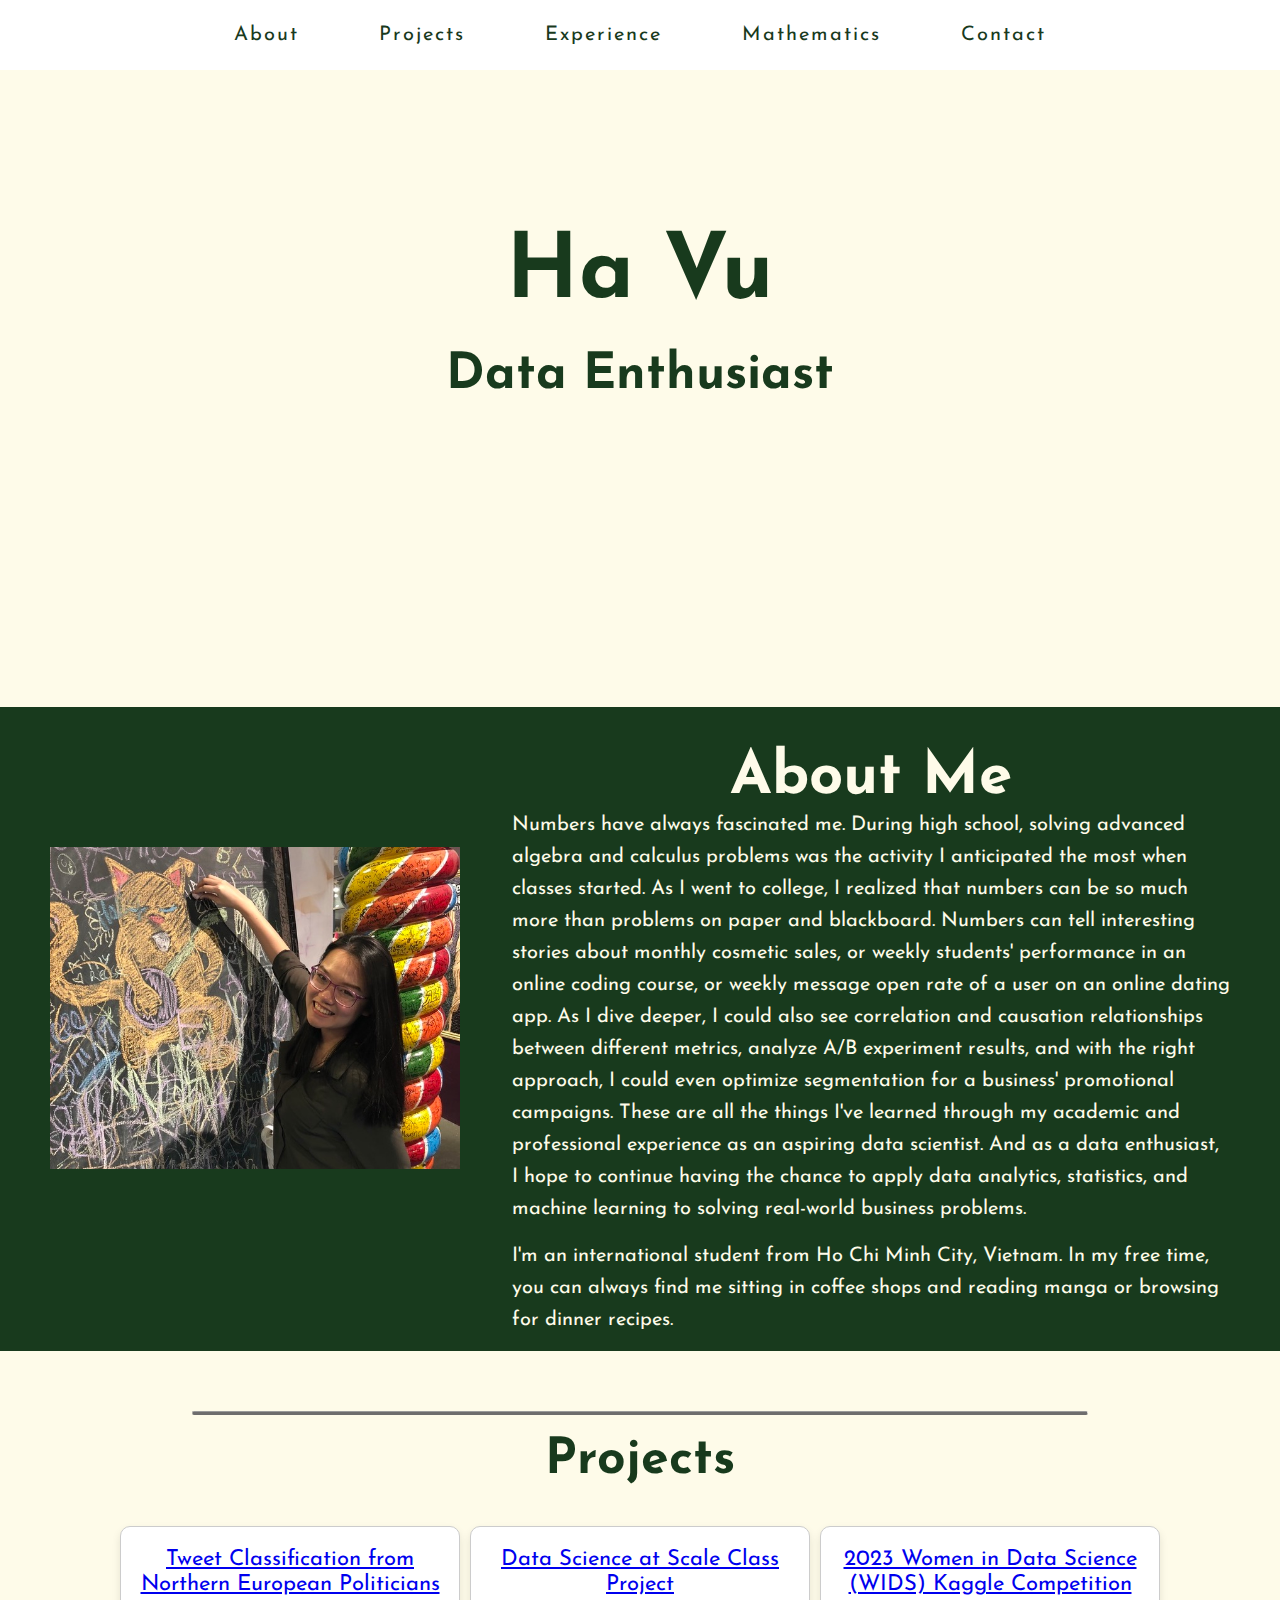
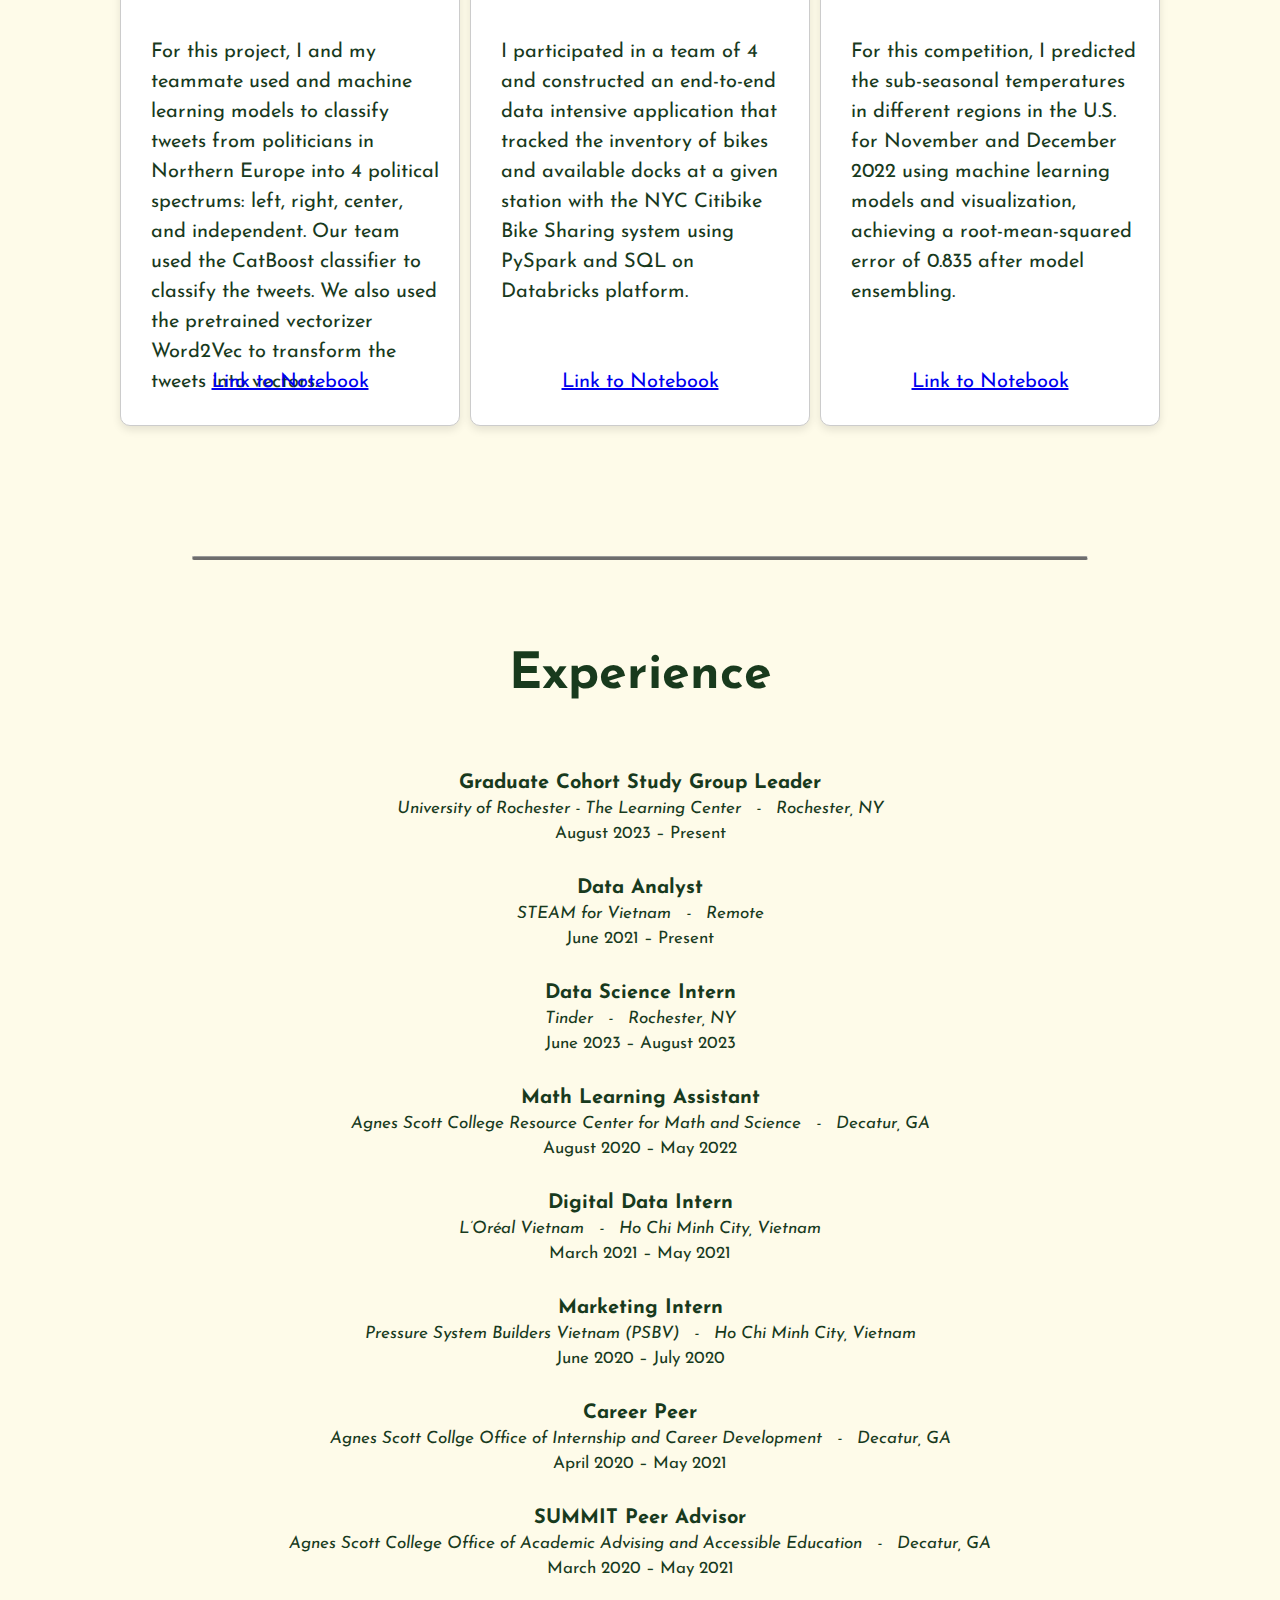
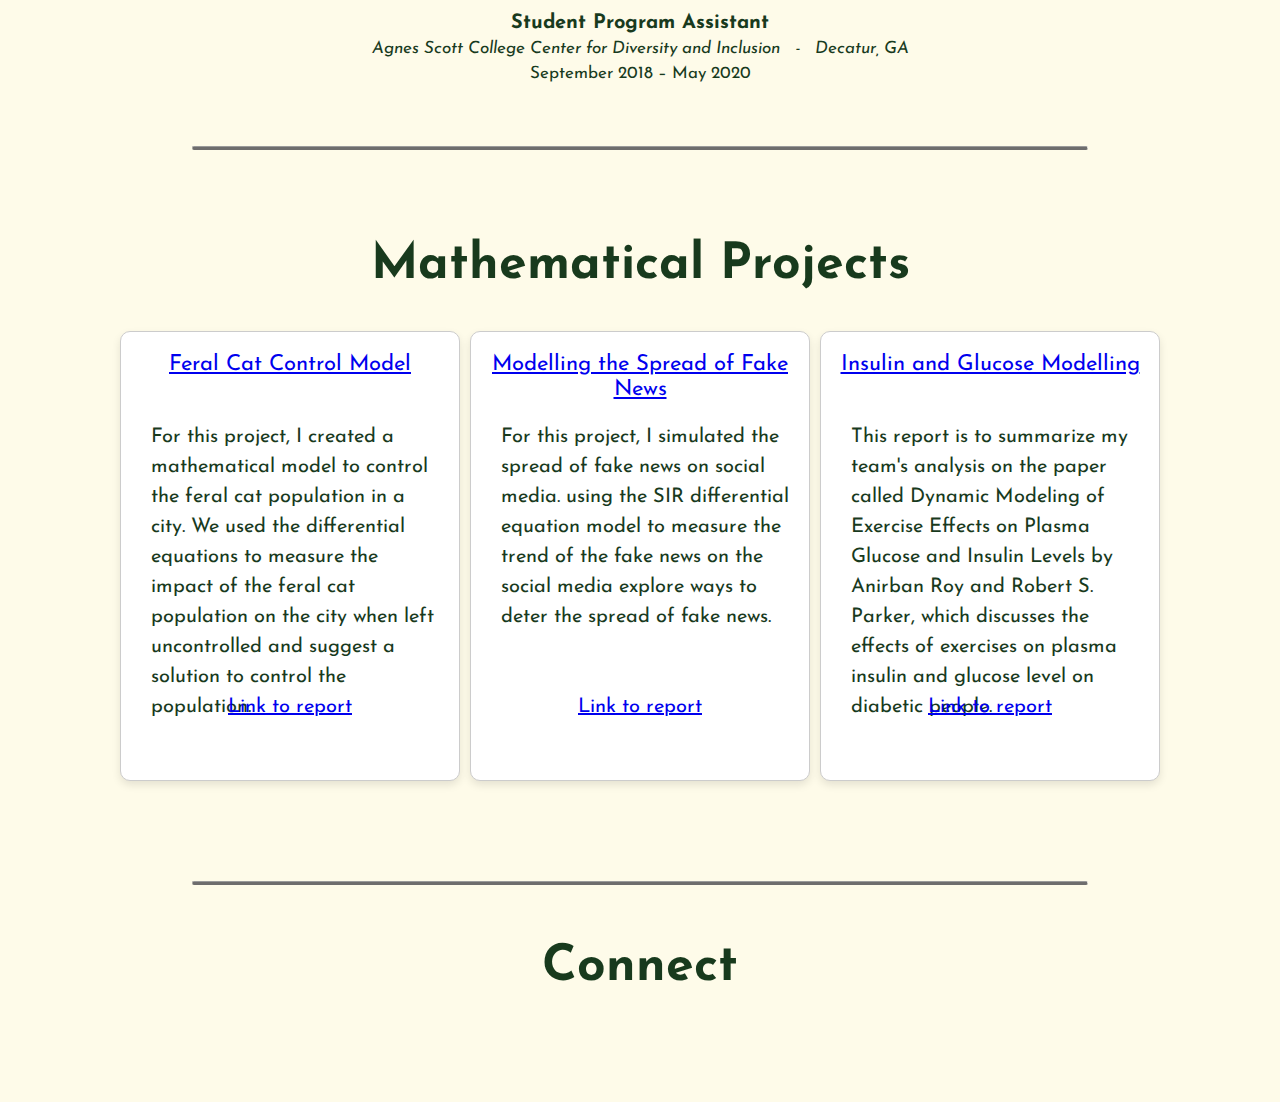
<file: index.html>
<!DOCTYPE html>
<html lang="en">
<head>
    <meta charset="UTF-8">
    <meta http-equiv="X-UA-Compatible" content="IE=edge">
    <meta name="viewport" content="width=device-width, initial-scale=1.0">
    <title>Personal Website</title>
    <link rel="stylesheet" href="style.css">
    <link rel="stylesheet" href="response.css">
    <link rel="stylesheet" href="https://pro.fontawesome.com/releases/v5.10.0/css/all.css" integrity="sha384-AYmEC3Yw5cVb3ZcuHtOA93w35dYTsvhLPVnYs9eStHfGJvOvKxVfELGroGkvsg+p" crossorigin="anonymous"/>
    <link rel="preconnect" href="https://fonts.googleapis.com">
    <link rel="preconnect" href="https://fonts.gstatic.com" crossorigin>
    <link href="https://fonts.googleapis.com/css2?family=Josefin+Sans:wght@300&display=swap" rel="stylesheet">
    <link rel="preconnect" href="https://fonts.googleapis.com">
<link rel="preconnect" href="https://fonts.gstatic.com" crossorigin>
<link href="https://fonts.googleapis.com/css2?family=Josefin+Sans:wght@300;400&display=swap" rel="stylesheet">
</head>
<body>
    <div class="container">

        <div id="background">
            <!--<img src="" alt="bg1" id="bg1">-->
            <div id="welcome">
                <h2>Ha Vu</h2>
                <h3>Data Enthusiast</h3>
                <div class="ic">
                <div class="ic1">
                    <i class="response4 fas fa-laptop"></i>
                </div>
                <div class="ic1">
                    <i class=" response4 fas fa-database"></i>
                </div>
                <div class="ic1">
                    <i class="response4 fas fa-calculator"></i>
                </div>
                
                </div>
                
                
            </div>
        </div>

        <nav class="navigation">
            <div class="menu-wrapper">
                
                <div class="menu">
                    <a class="response" id="response" href="#about">About</a>
                </div>

                <div class="menu">
                    <a class="response" id="response" href="#project">Projects</a>
                </div>

                <div class="menu">
                    <a class="response" id="response" href="#exp">Experience</a>
                </div>

                <div class="menu">
                    <a class="response" id="response" href="#math">Mathematics</a>
                </div>

                <div class="menu">
                    <a class="response" id="response" href="#connect">Contact</a>
                </div>

            </div>
        </nav>

        <div id="about">
            <div class="invisible"></div>
            <div class="main" id="main">
                <div class="intro part1">
                    <img src="illustrations/portrait.jpeg" alt="img1" id="img1">
                </div>
                <div class="intro part2">
                    <p class="para pp1">
                        About Me
                    </p>
                    <p class="para">
                        Numbers have always fascinated me. During high school, solving advanced algebra and calculus problems was the activity I anticipated the most when classes started. As I went to college, I realized that numbers can be so much more than problems on paper and blackboard. Numbers can tell interesting stories about monthly cosmetic sales, or weekly students' performance in an online coding course, or weekly message open rate of a user on an online dating app. As I dive deeper, I could also see correlation and causation relationships between different metrics, analyze A/B experiment results, and with the right approach, I could even optimize segmentation for a business' promotional campaigns. These are all the things I've learned through my academic and professional experience as an aspiring data scientist. And as a data enthusiast, I hope to continue having the chance to apply data analytics, statistics, and machine learning to solving real-world business problems.
                    </p>
    
                    <p class="para">
                        I'm an international student from Ho Chi Minh City, Vietnam. In my free time, you can always find me sitting in coffee shops and reading manga or browsing for dinner recipes.
                    </p>
                </div>
                
            </div>
        </div>
        

        
        <hr class="solid">

        <div id="project">

            <div class="part3">
                <p class="pj pj1">
                    Projects
                </p>
            </div>
            
            <div class="grid-container">
                <div class="grid-item">
                    <div id="project-title">
                        <a href="project1.html" target="_blank">Tweet Classification from Northern European Politicians</a>
                    </div>

                    <div id="description">
                        <p>
                            For this project, I and my teammate used and machine learning models to classify tweets from politicians in Northern Europe into 4 political spectrums: left, right, center, and independent. Our team used the CatBoost classifier to classify the tweets. We also used the pretrained vectorizer Word2Vec to transform the tweets into vectors.
                        </p>
                    </div>

                    <div id='link'>
                        <a href="https://github.com/hvu76/northern-european-political-tweet-classification" target="_blank">Link to Notebook</a>
                    </div>

                    
                </div>
                <div class="grid-item">
                    <div id="project-title">
                        <a href="https://github.com/hvu76/Data-Science-at-Scale-final-project" target="_blank">Data Science at Scale Class Project</a>
                    </div>

                    <div id="description">
                        <p>
                            I participated in a team of 4 and constructed an end-to-end data intensive application that tracked the inventory of bikes and available docks at a given station with the NYC Citibike Bike Sharing system using PySpark and SQL on Databricks platform.
                        </p>
                    </div>

                    <div id='link'>
                        <a href="https://github.com/hvu76/Data-Science-at-Scale-final-project" target="_blank">Link to Notebook</a>
                    </div>

                </div>
                <div class="grid-item">
                        <div id="project-title">
                            <a href="https://github.com/hvu76/Data-Science-at-Scale-final-project" target="_blank">2023 Women in Data Science (WIDS) Kaggle Competition</a>
                        </div>
    
                        <div id="description">
                            <p>
                                For this competition, I predicted the sub-seasonal temperatures in different regions in the U.S. for November and December 2022 using machine learning models and visualization, achieving a root-mean-squared error of 0.835 after model ensembling.
                                
                            </p>
                        </div>
    
                        <div id='link'>
                            <a href="https://github.com/hvu76/Data-Science-at-Scale-final-project" target="_blank">Link to Notebook</a>
                        </div>
                </div>
                <div class="grid-item invisible1">
                    Project 4
                </div>
                <div class="grid-item invisible1">
                    Project 5
                </div>
                <div class="grid-item invisible1">
                    Project 6
                </div>
              </div>

        </div>

        

        <!-- <div id="project">
            <div class="invisible"></div>
            <div>
    
                <div class="part4">
                    <button type="button" class="collapsible">
                        Data Science at Scale Class Project
                    </button>
                    <div class="content">
                        <p class="para">
                            I participated in a team of 4 and constructed an end-to-end data intensive application that tracked the inventory of bikes and available docks at a given station with the NYC Citibike Bike Sharing system using PySpark and SQL on Databricks platform.
                        </p>
                            <p class="para link" id="startbtn"> 
                                <a href="https://github.com/hvu76/Data-Science-at-Scale-final-project">Link</a>
                            </p>
                    </div>
                    <button type="button" class="collapsible">
                        Talent5 Academy Data Science Project
                    </button>
                    <div class="content">
                        <p class="para">
                            I participated in a public data science project organized by Talent5 Academy which is a private institution that offers education and training in data science, AI and information technology in Vietnam. There are four stages in this project in which I have to used certain packages in Python (Pandas, Numpy, Pytrends, Matplotlib, Seaborn, Psycopg2) to scrape and visualize data about the trends of certain keywords from Google Trends.
                        </p>
                            <p class="para link" id="startbtn"> 
                                <a href="https://github.com/hvu76/Data-Fetching-from-Google-Trends">Link</a>
                            </p>
                    </div>
                    <button type="button" class="collapsible">Data Scraping Project</button>
                    <div class="content">
                        <p class="para">
                            In this project, I scraped data to create data sets about countries around the world from 2000 to 2017 from the CIA website. I used Python, Pandas, and bs4 packages to retrieve, transform, and clean data in data sets. 
                        </p>
                        <p class="para link" id="startbtn">
                            <a href="https://github.com/hvu76/Data-Scraping-Project">Link</a>
                        </p>
                    </div>
                    <button type="button" class="collapsible">
                        Netflix Movies and TV Shows Analysis</button>
                    <div class="content">
                        <p class="para">
                            For my finals in MAT 231 - Think Like A Data Scientist at Agnes Scott College, I created a project to analyze a specific data set I found on kaggle.com, called "Netflix Movies and TV Shows". For this project, I took a close look at the data about the movies and TV shows available on Netflix as of 2019 to discover patterns, formulate data visualization, and make certain predictions in movie trends. I used Python as the programming language and packages such as Altair and Pandas in JupyterLab from Anaconda as the space for my data analysis.
                        </p>
                        <p class="para link" id="startbtn">
                            <a href="https://github.com/hvu76/Data-Science-Projects">Link</a>
                        </p>
                    </div>
                    <button type="button" class="collapsible">
                        App Store Games Analysis</button>
                    <div class="content">
                        <p class="para">
                            For my midterm in MAT 231 - Think Like A Data Scientist at Agnes Scott College, I created a project to analyze a specific data set I found on kaggle.com, called "17K Mobile Strategy Games". For this project, I took a close look at the data about over 17,000 strategy games available on the Apple App Store as of 2019 to discover patterns and formulate data visualization of those patterns. I used Python as the programming language and packages such as Altair and Pandas in JupyterLab from Anaconda as the space for my data analysis.
                        </p>
                        <p class="para link" id="startbtn">
                            <a href="https://github.com/hvu76/Data-Science-Projects">Link</a>
                        </p>
                    </div>
                    <button type="button" class="collapsible">
                        Simon Game</button>
                    <div class="content">
                        <p class="para">
                            For my 2021 summer bootcamp at Adjacent Academies, my teammates and I created a simulated Simon Game using HTML, CSS, and JavaScript.
                        </p>
                        <p class="para link" id="startbtn">
                            <a href="https://uncovered-fairies.surge.sh/">Link to play the Simon Game</a>
                        </p>
                        <p class="para link" id="startbtn">
                            <a href="https://github.com/hvu76/project-js-simon/tree/master/site">Link to the code</a>
                        </p>
                    </div>
                </div>
            </div>
        </div> -->
        
        <hr class="solid">
        

        <div id="exp">
            <div class="invisible"></div>
            <div>
                <div class="part3">
                    <p class="pj pj1">
                        Experience
                    </p>
                </div>

                <div class="cont part5">
                    <div class="special">
                        <p class="bold">Graduate Cohort Study Group Leader</p>
                        <p class="italic">University of Rochester - The Learning Center &nbsp; - &nbsp; Rochester, NY</p>
                        <p>August 2023 – Present</p>
                    </div>

                    <div class="special">
                        <p class="bold">Data Analyst</p>
                        <p class="italic">STEAM for Vietnam &nbsp; - &nbsp; Remote</p>
                        <p>June 2021 – Present</p>
                    </div>

                    <div class="special">
                        <p class="bold">Data Science Intern</p>
                        <p class="italic">Tinder &nbsp; - &nbsp; Rochester, NY</p>
                        <p>June 2023 – August 2023</p>
                    </div>
                
                    
                    <div class="special">
                        <p class="bold">Math Learning Assistant</p>
                        <p class="italic">Agnes Scott College Resource Center for Math and Science &nbsp; - &nbsp; Decatur, GA</p>
                        <p>August 2020 – May 2022</p>
                    </div>
    
                    <div class="special">
                        <p class="bold">Digital Data Intern</p>
                        <p class="italic">L’Oréal Vietnam &nbsp; - &nbsp; Ho Chi Minh City, Vietnam</p>
                        <p>March 2021 – May 2021</p>
                    </div>
    
                    <!-- <div class="special">
                        <p class="bold">Private Tutor</p>
                        <p class="italic">Ho Chi Minh City, Vietnam</p>
                        <p>June 2020 – June 2021</p>
                    </div> -->
    
                    <div class="special">
                        <p class="bold">Marketing Intern</p>
                        <p class="italic">Pressure System Builders Vietnam (PSBV) &nbsp; - &nbsp; Ho Chi Minh City, Vietnam</p>
                        <p>June 2020 – July 2020</p>
                    </div>
    
                    <div class="special">
                        <p class="bold">Career Peer</p>
                        <p class="italic">Agnes Scott Collge Office of Internship and Career Development &nbsp; - &nbsp; Decatur, GA</p>
                        <p>April 2020 – May 2021</p>
                    </div>
    
                    <div class="special">
                        <p class="bold">SUMMIT Peer Advisor</p>
                        <p class="italic"> Agnes Scott College Office of Academic Advising and Accessible Education &nbsp; - &nbsp; Decatur, GA</p>
                        <p>March 2020 – May 2021</p>
                    </div>
    
                    <div class="special">
                        <p class="bold">Student Program Assistant </p>
                        <p class="italic">Agnes Scott College Center for Diversity and Inclusion &nbsp; - &nbsp; Decatur, GA</p>
                        <p>September 2018 – May 2020</p>
                    </div>
    
                    <!-- <div class="special">
                        <p class="bold">Intern </p>
                        <p class="italic">Campus Community Partnership Foundation &nbsp; - &nbsp; Atlanta, GA</p>
                        <p>March 2020</p>
                    </div>
    
                    <div class="special">
                        <p class="bold">Events Planning Committe - Vice President of Operations - Treasurer</p>
                        <p class="italic">Agnes Scott College International Student Association &nbsp; - &nbsp; Decatur, GA</p>
                        <p>September 2019 - Present</p>
                    </div>
    
                    <div class="special">
                        <p class="bold">Writer - On-campus section editor</p>
                        <p class="italic">The Profile - Agnes Scott College &nbsp; - &nbsp; Decatur, GA</p>
                        <p>September 2018 - December 2020</p>
                    </div> -->
    
                </div>
            </div>
        </div>

        <hr class="solid">

        <div id="math">
            <div class="invisible"></div>
            <div class="part3">
                <p class="pj pj1">
                    Mathematical Projects
                </p>
            </div>

            <div class="grid-container1">
                <div class="grid-item1">
                    <div id="project-title1">
                        <a href="https://drive.google.com/file/d/1mtAcGmcVqj5yqhjUTK-LDOsVJvHpq8UG/view?usp=sharing" target="_blank">Feral Cat Control Model
                        </a>
                    </div>

                    <div id="description1">
                        <p>
                            For this project, I created a mathematical model to control the feral cat population in a city. We used the differential equations to measure the impact of the feral cat population on the city when left uncontrolled and suggest a solution to control the population.
                        </p>
                    </div>

                    <div id="link1">
                        <a href="https://drive.google.com/file/d/1mtAcGmcVqj5yqhjUTK-LDOsVJvHpq8UG/view?usp=sharing" target="_blank">Link to report</a>
                    </div>
                </div>

                <div class="grid-item1">
                    <div id="project-title1">
                        <a href="https://drive.google.com/file/d/1DZiVkSg7P77ku1cFv9784xS5PkS78oRc/view?usp=sharing" target="_blank">Modelling the Spread of Fake News</a>
                    </div>

                    <div id="description1">
                        <p>
                            For this project, I simulated the spread of fake news on social media. using the SIR differential equation model to measure the trend of the fake news on the social media explore ways to deter the spread of fake news.
                        </p>
                    </div>

                    <div id="link1">
                        <a href="https://drive.google.com/file/d/1DZiVkSg7P77ku1cFv9784xS5PkS78oRc/view?usp=sharing" target="_blank">Link to report</a>
                    </div>
                </div>

                <div class="grid-item1">
                    <div id="project-title1">
                        <a href="https://drive.google.com/file/d/1OxTp9aA8TnMlUWUf4odD9QMMDzw7dtb2/view?usp=sharing" target="_blank">Insulin and Glucose Modelling</a>
                    </div>

                    <div id="description1">
                        <p>
                            This report is to summarize my team's analysis on the paper called Dynamic Modeling of Exercise Effects on Plasma Glucose and Insulin Levels by Anirban Roy and Robert S. Parker, which discusses the effects of exercises on plasma insulin and glucose level on diabetic people.
                        </p>
                    </div>

                    <div id="link1">
                        <a href="https://drive.google.com/file/d/1OxTp9aA8TnMlUWUf4odD9QMMDzw7dtb2/view?usp=sharing" target="_blank">Link to report</a>
                    </div>
                </div>
            </div>

        </div>

        <hr class="solid">

        <div id="connect">
            <div class="part5">
                <h3 class="pj pj1">Connect</h3>
                <div class="ic">
                    <div class="ic1">
                        <a class="response" href="mailto:karenvutranthaiha@gmail.com" target="_blank">
                            <i class="fab fa-google"></i>
                        </a>
                    </div>
                    <div class="ic1">
                        <a class="response" href="https://www.linkedin.com/in/hatranthaivu/" target="_blank">
                            <i class="fab fa-linkedin"></i>
                        </a>
                    </div>
                    <div class="ic1">
                        <a class="response" href="https://github.com/hvu76" target="_blank">
                            <i class="fab fa-github-square"></i>
                        </a>
                    </div>
                </div>
                
            </div>
        </div>
    </div>
    <!-- <script src="script.js"></script> -->
</body>
</html>
</file>
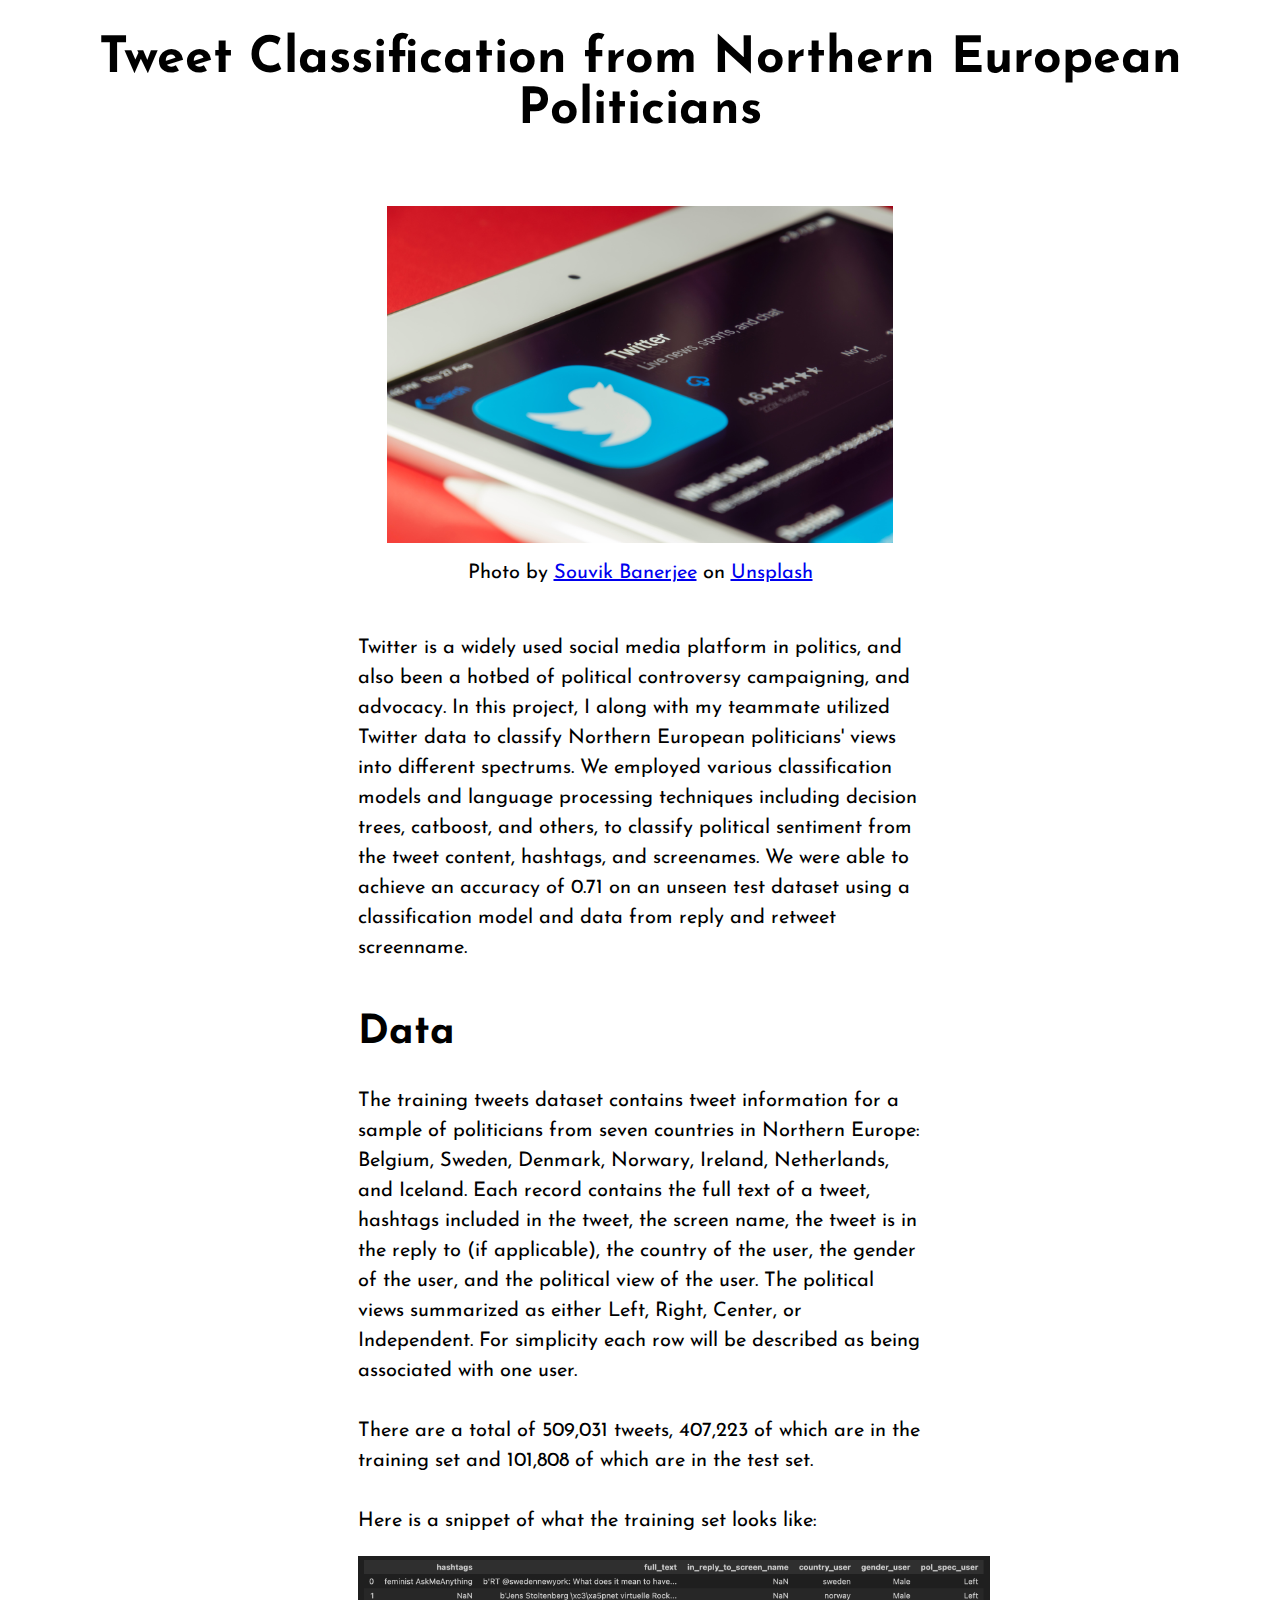
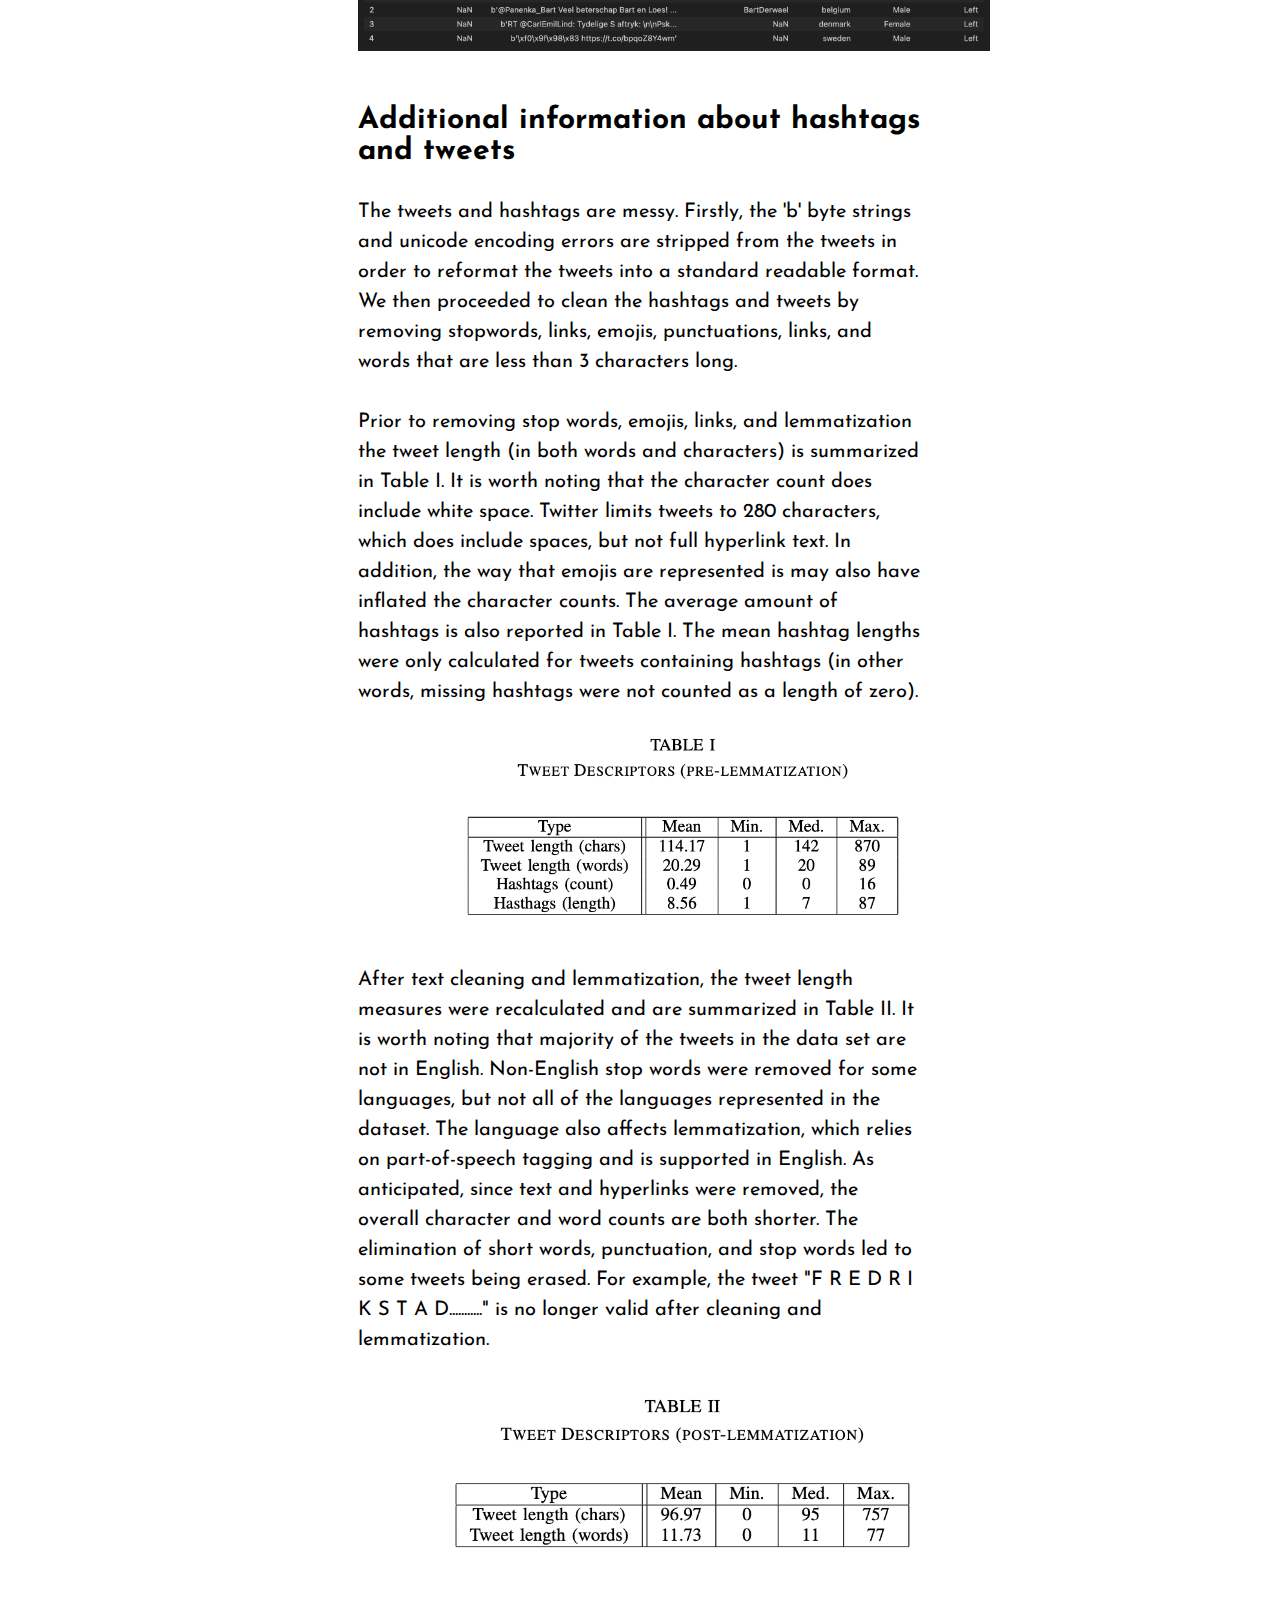
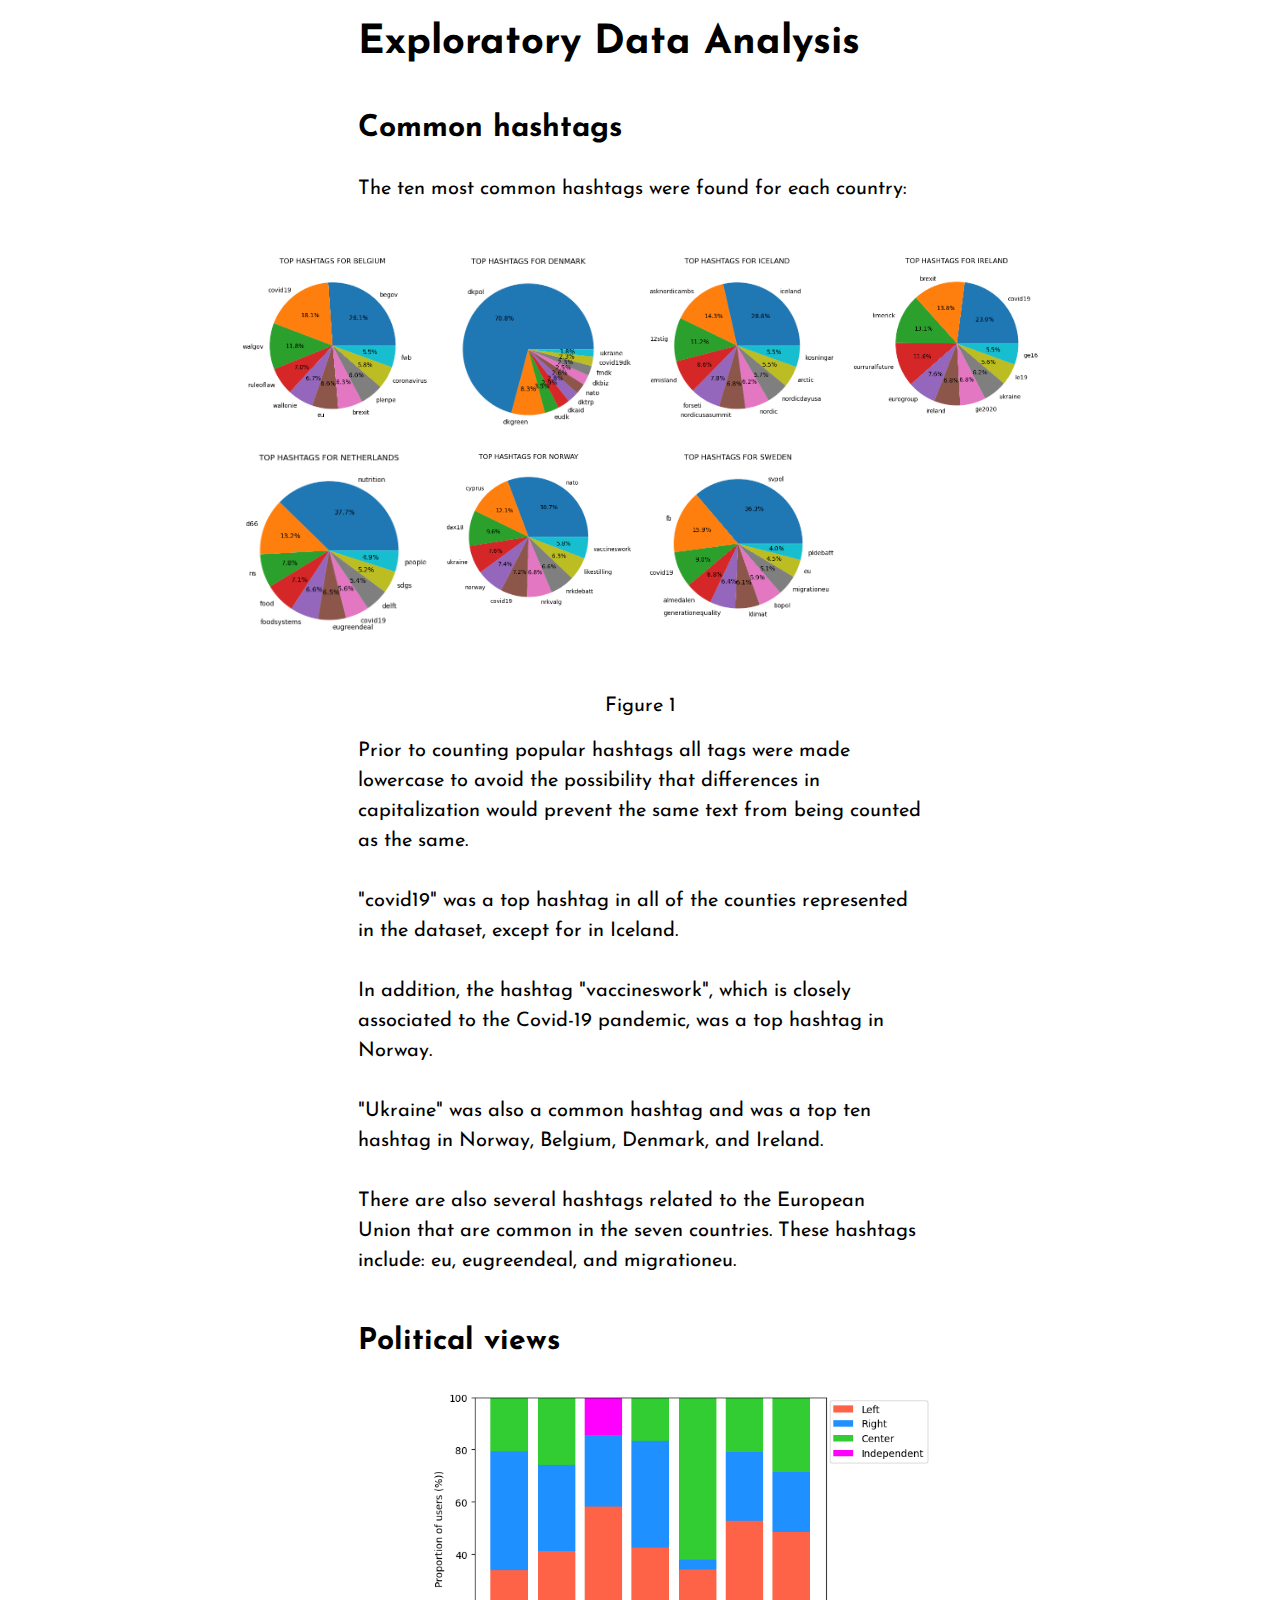
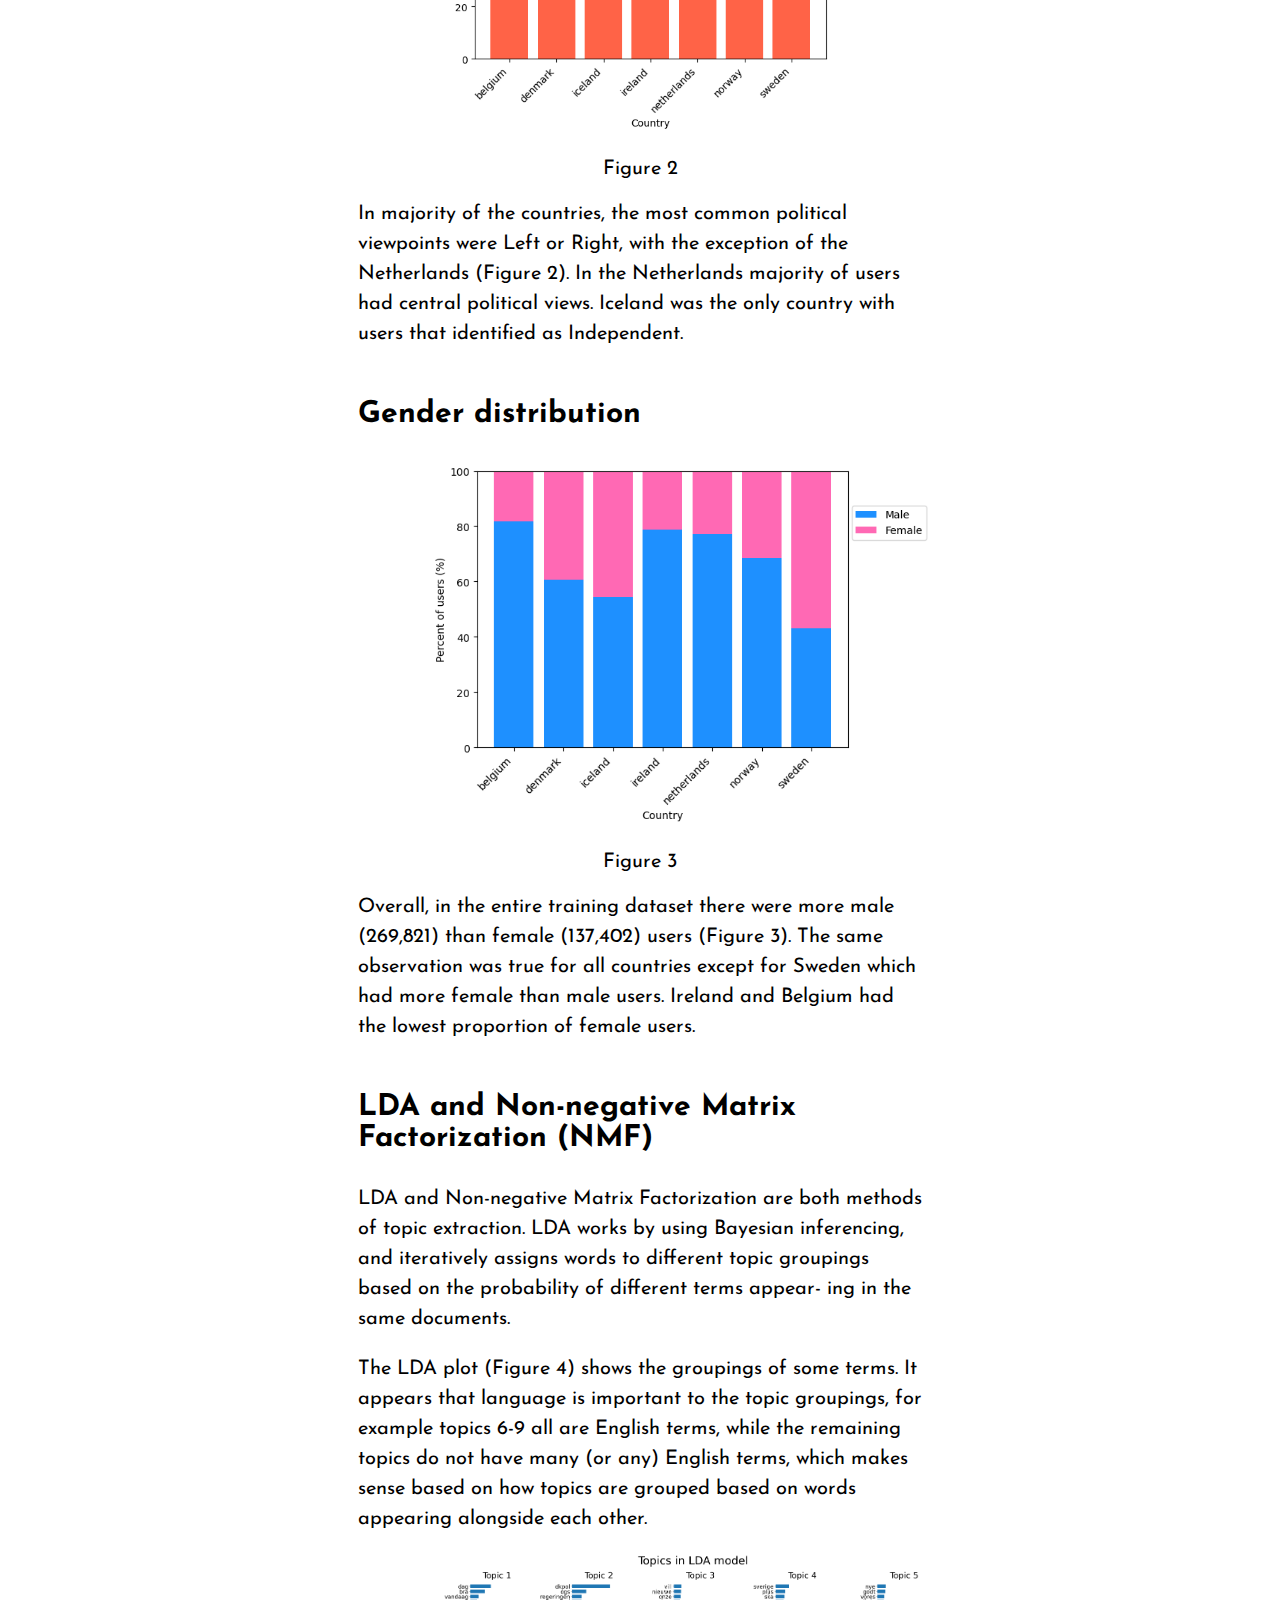
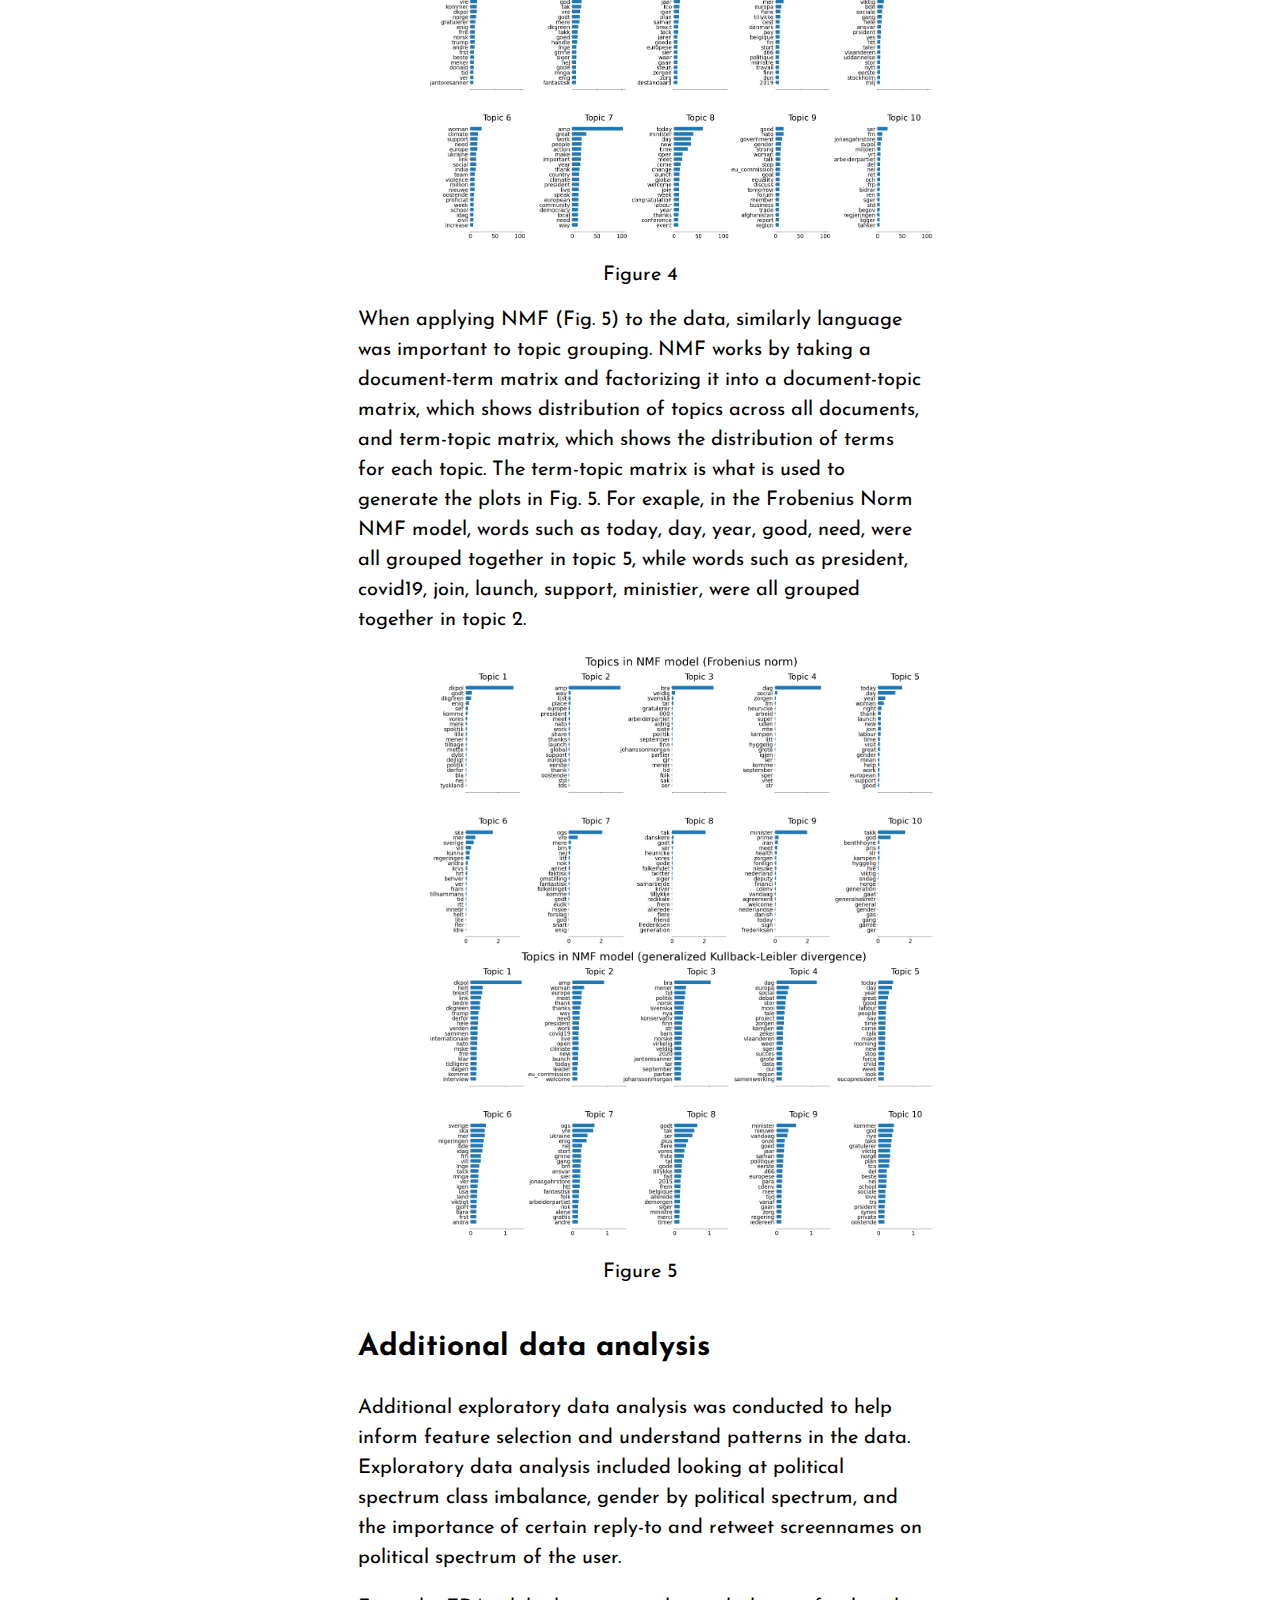
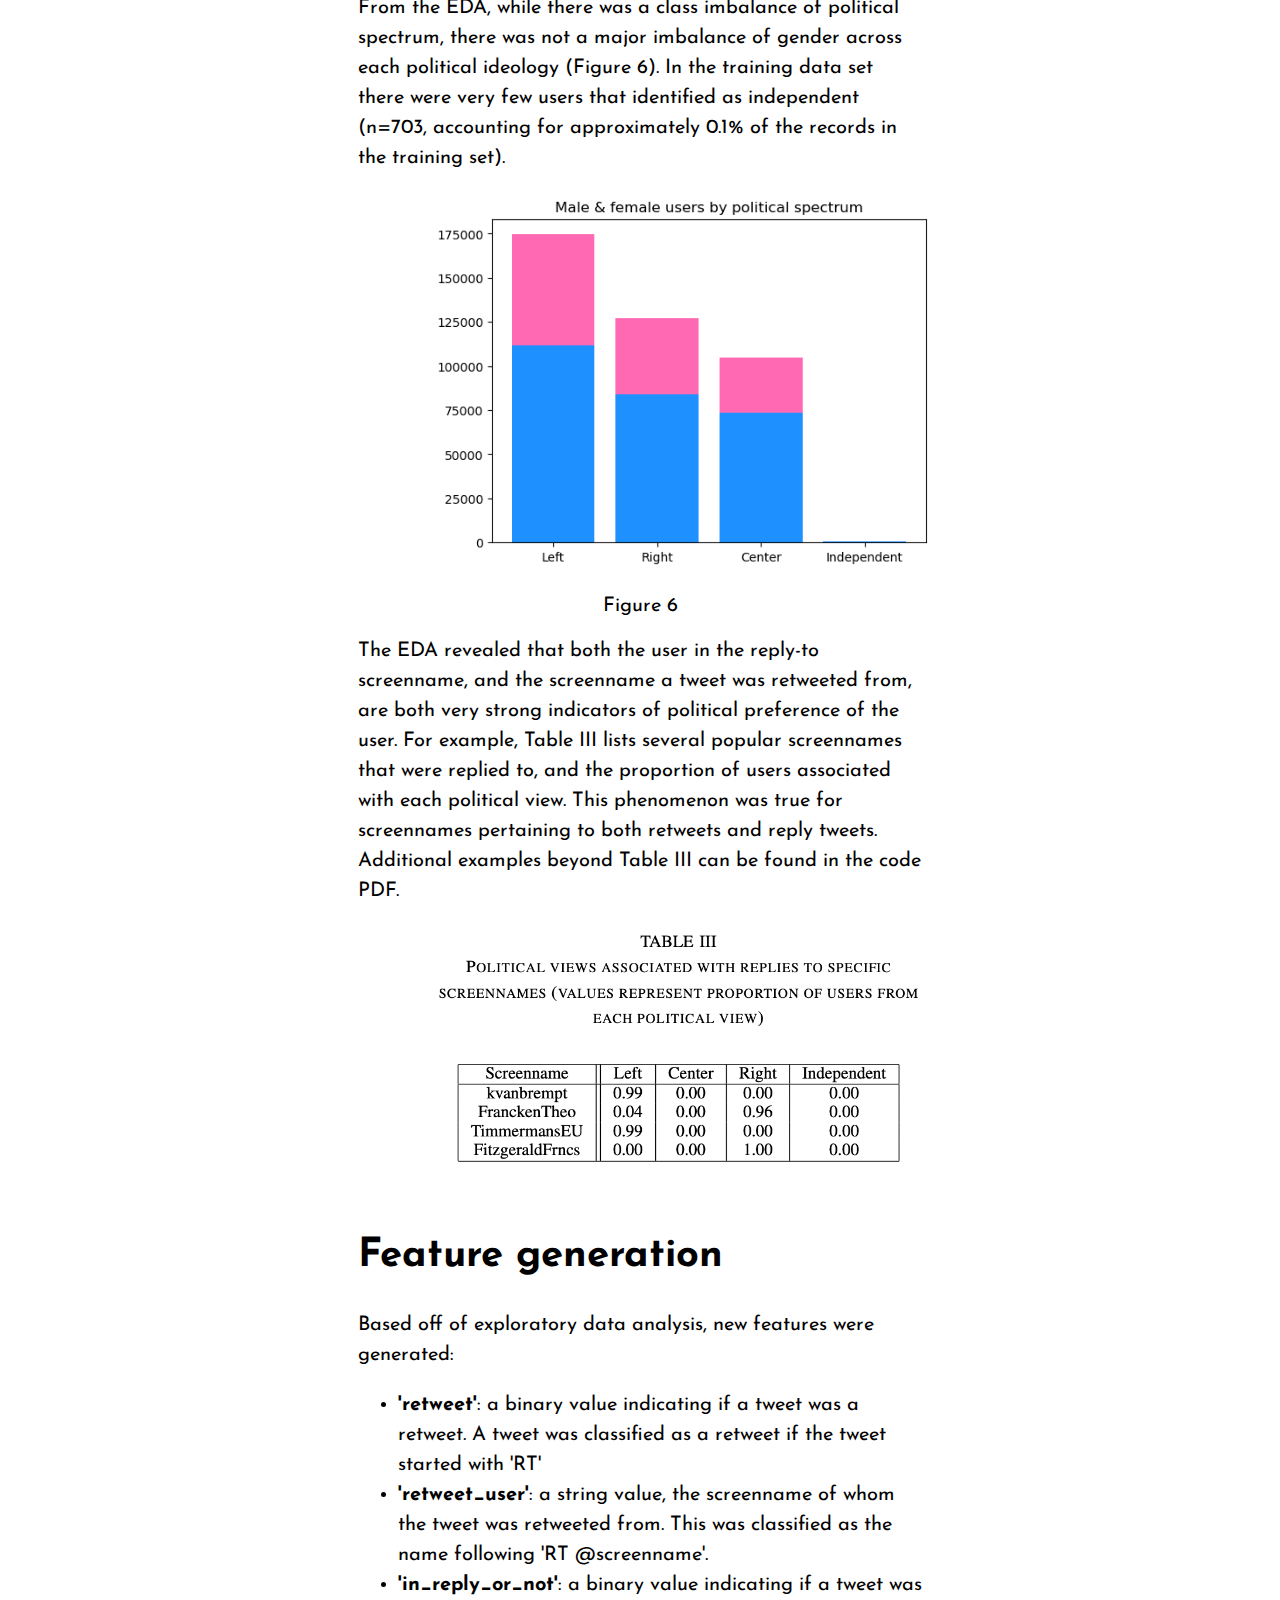
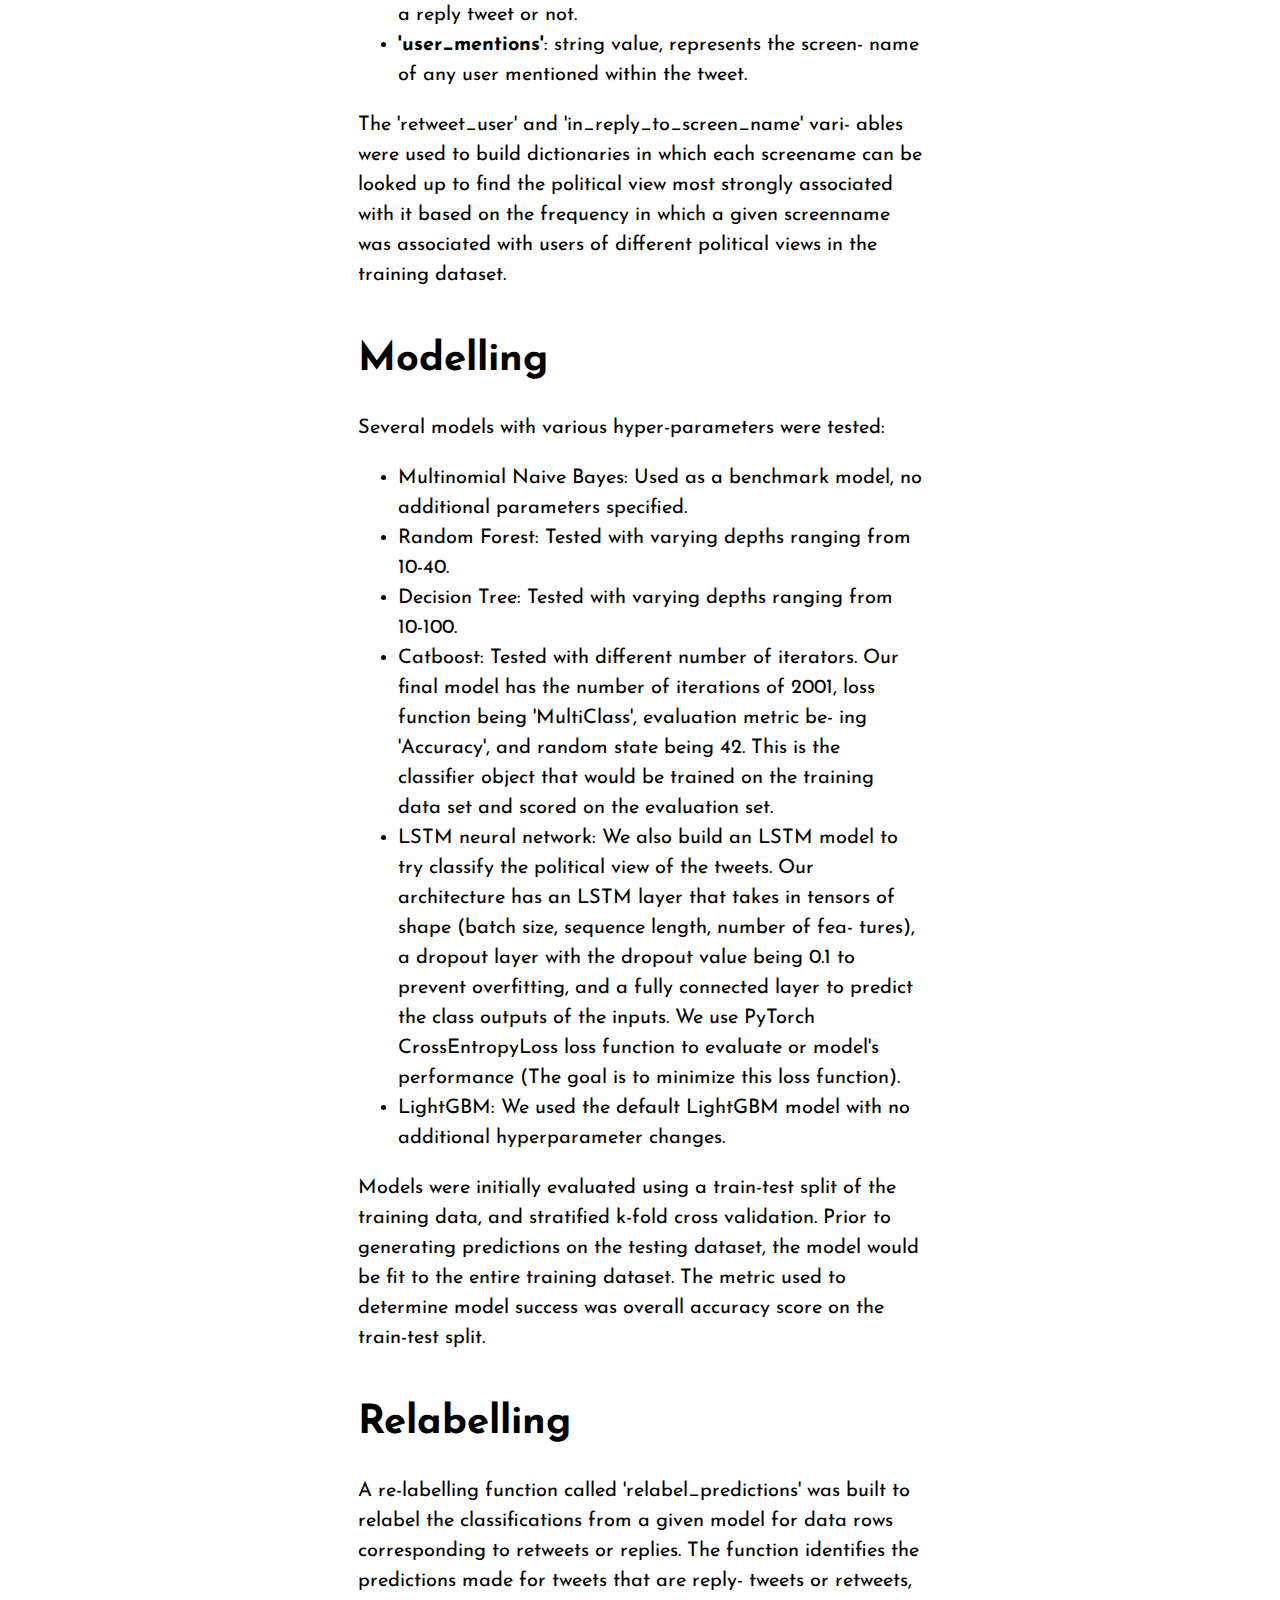
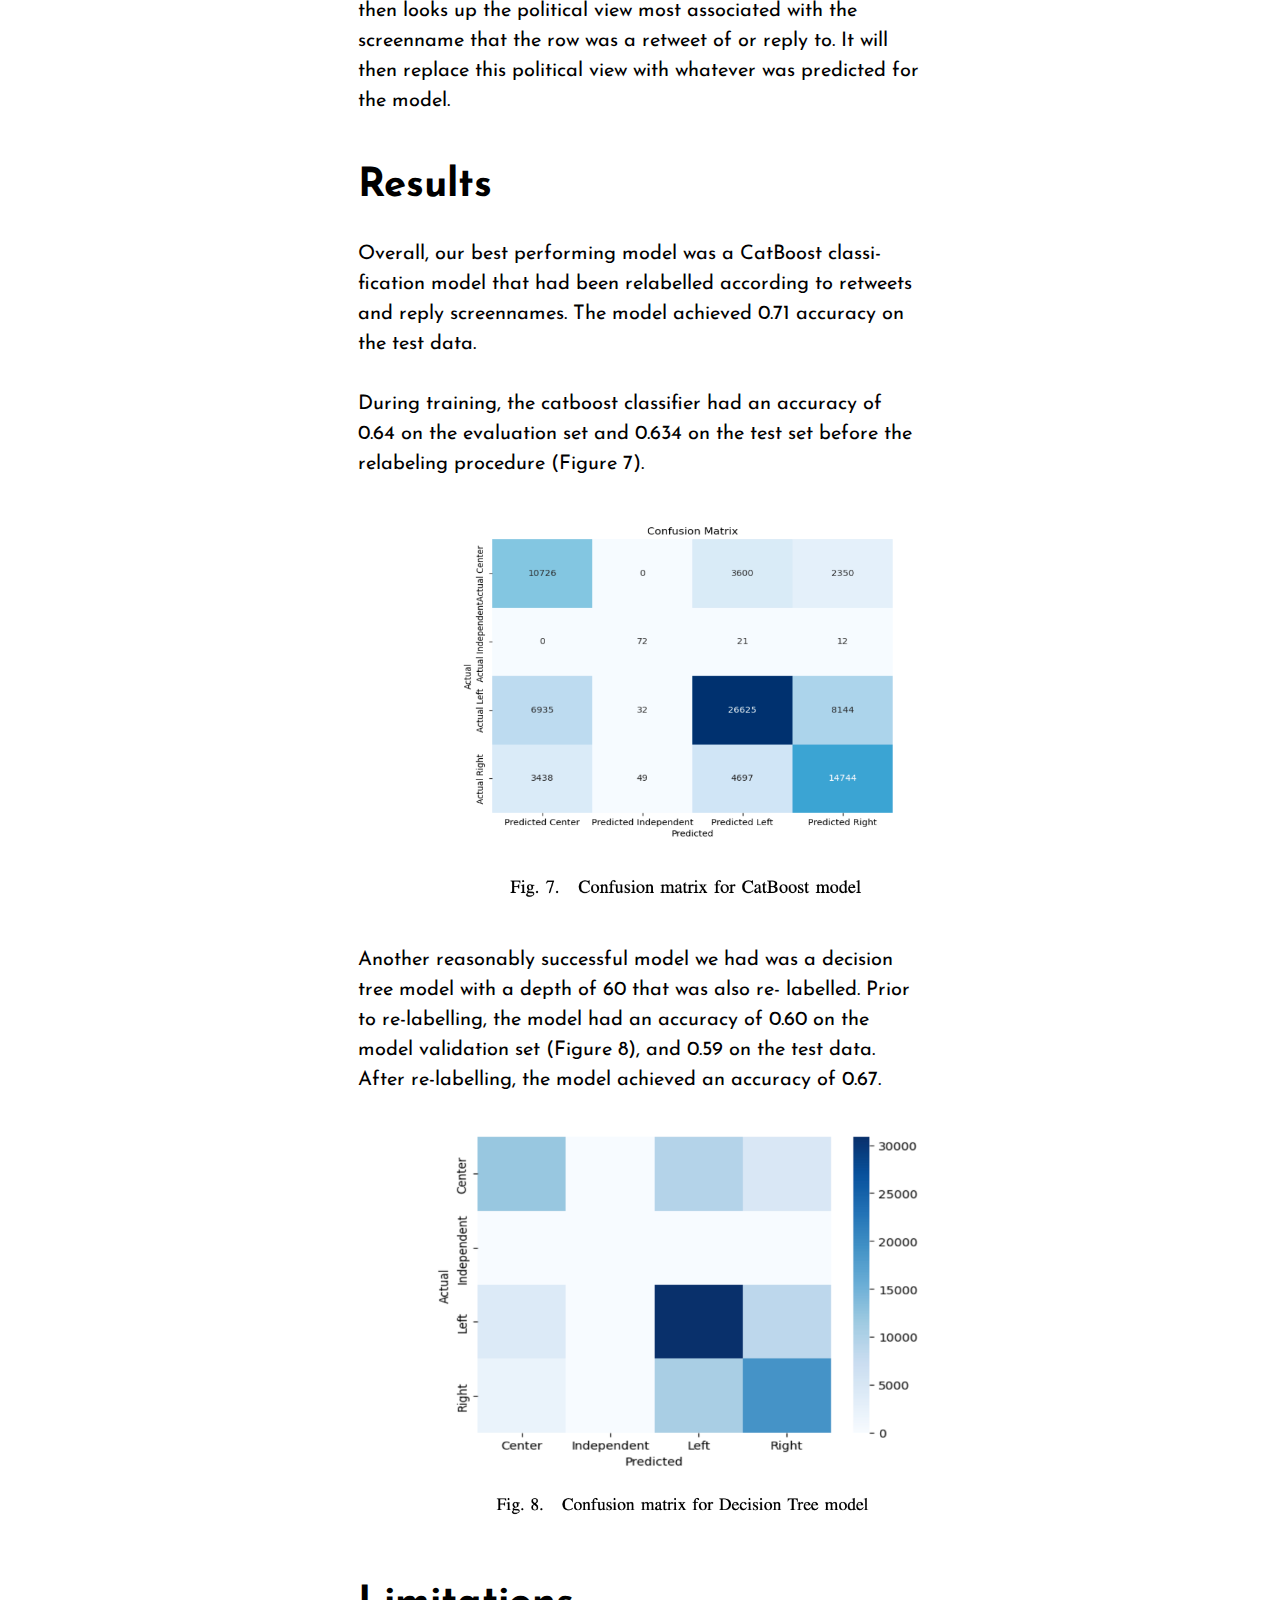
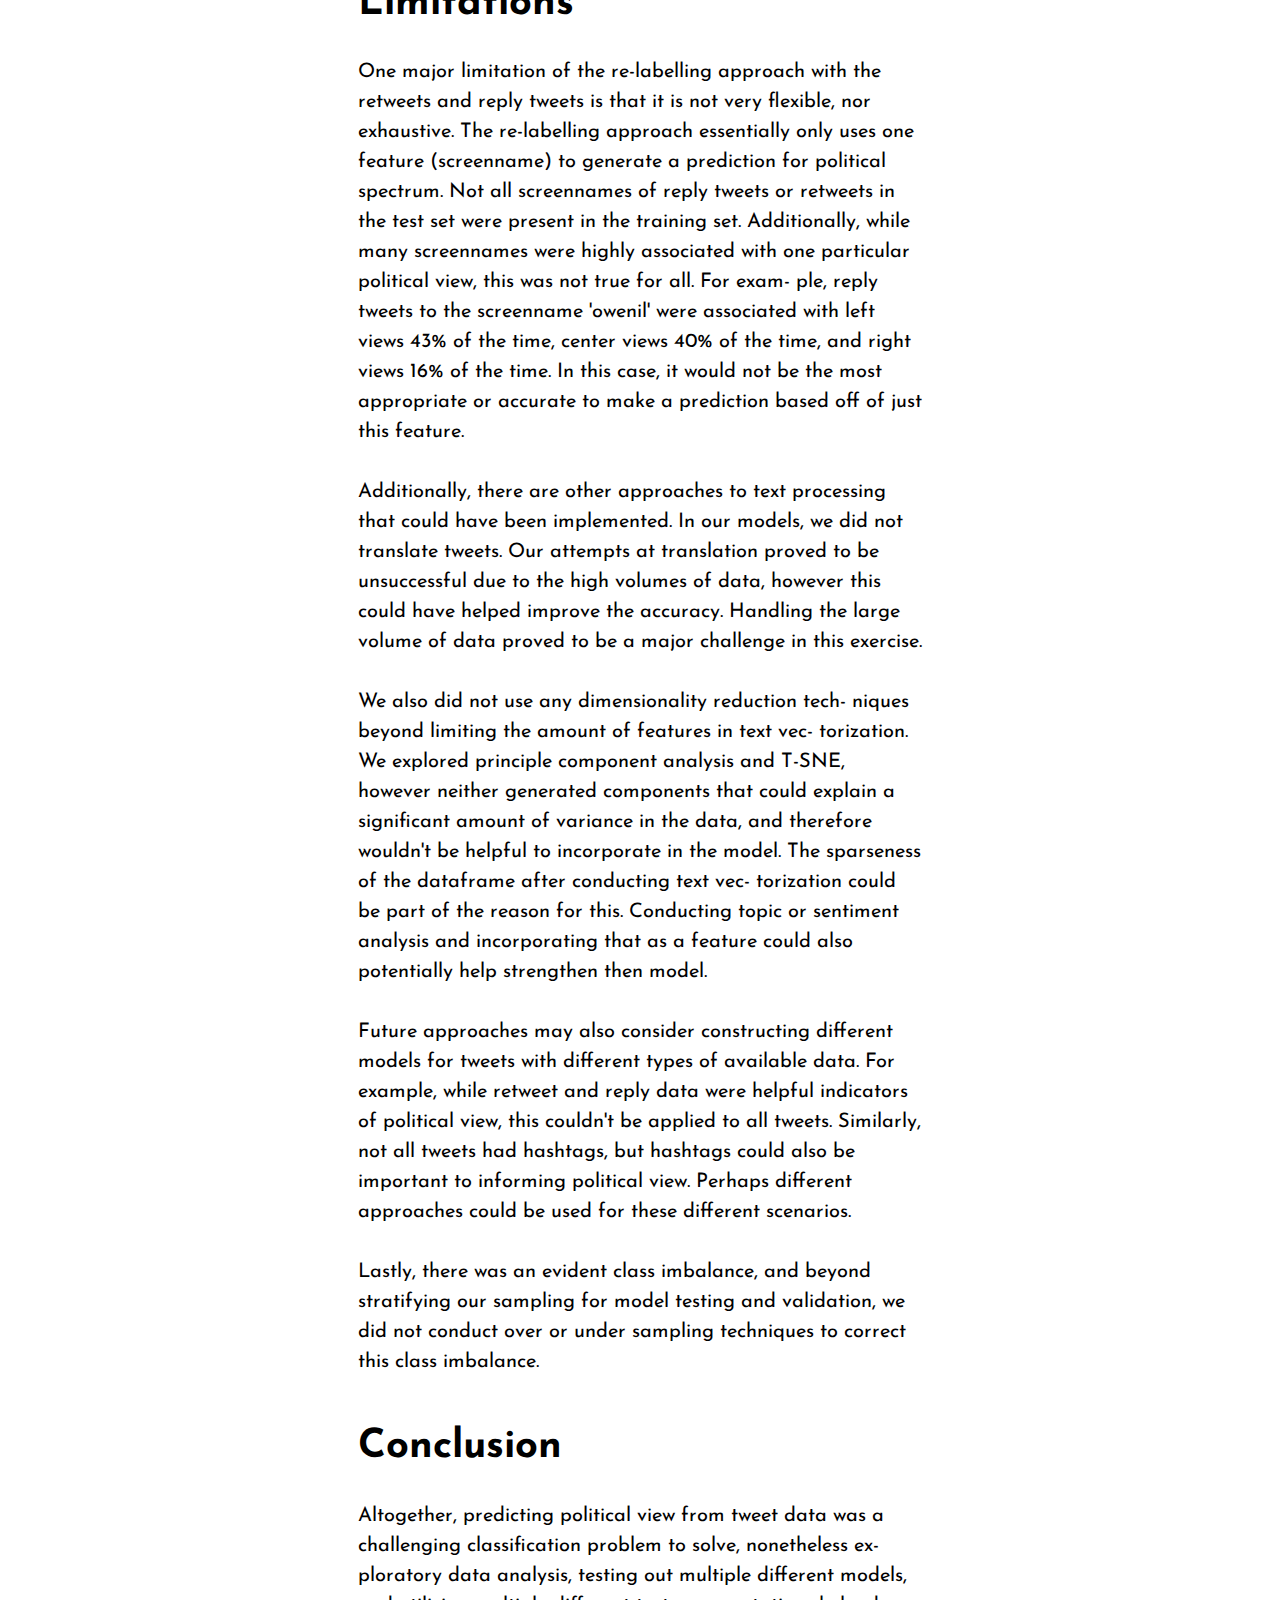
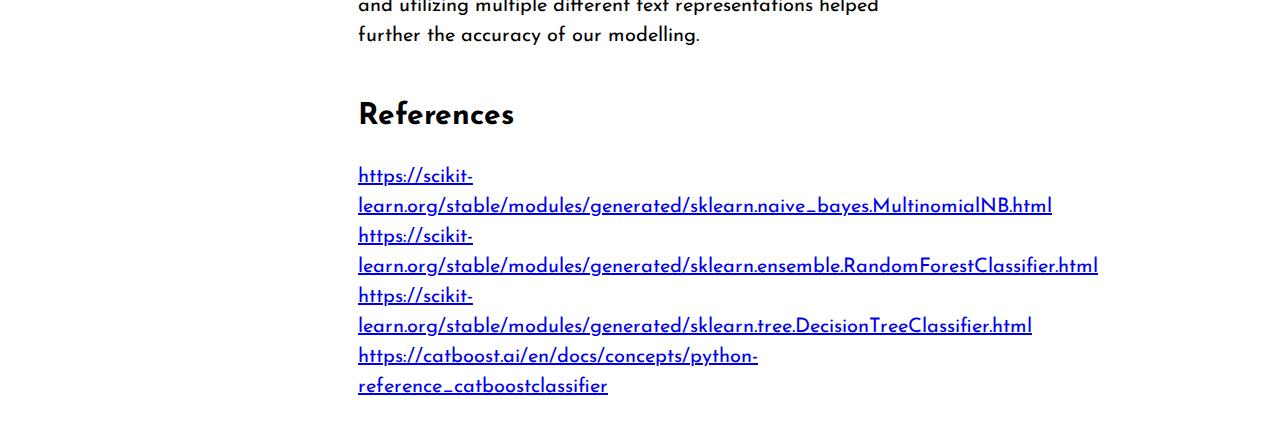
<file: project1.html>
<!DOCTYPE html>
<html lang="en">
<head>
    <meta charset="UTF-8">
    <meta http-equiv="X-UA-Compatible" content="IE=edge">
    <meta name="viewport" content="width=device-width, initial-scale=1.0">
    <title>Personal Website</title>
    <link rel="stylesheet" href="project1.css">
    <link rel="stylesheet" href="https://pro.fontawesome.com/releases/v5.10.0/css/all.css" integrity="sha384-AYmEC3Yw5cVb3ZcuHtOA93w35dYTsvhLPVnYs9eStHfGJvOvKxVfELGroGkvsg+p" crossorigin="anonymous"/>
    <link rel="preconnect" href="https://fonts.googleapis.com">
    <link rel="preconnect" href="https://fonts.gstatic.com" crossorigin>
    <link href="https://fonts.googleapis.com/css2?family=Josefin+Sans:wght@300&display=swap" rel="stylesheet">
    <link rel="preconnect" href="https://fonts.googleapis.com">
    <link rel="preconnect" href="https://fonts.gstatic.com" crossorigin>
    <link href="https://fonts.googleapis.com/css2?family=Josefin+Sans:wght@300;400&display=swap" rel="stylesheet">
</head>

<body>
    <div class="heading">
        <h1>Tweet Classification from Northern European Politicians</h1>
    </div>

    <div class="pic1">
        <img id="twitter" src="illustrations/twitter.jpeg" alt="">
    </div>

    <p id="caption1">
        Photo by <a href="https://unsplash.com/@rswebsols?utm_content=creditCopyText&utm_medium=referral&utm_source=unsplash">Souvik Banerjee</a> on <a href="https://unsplash.com/photos/white-ipad-on-red-textile-9Z-2Ktg6CIM?utm_content=creditCopyText&utm_medium=referral&utm_source=unsplash">Unsplash</a>
    </p>

    <p id="p1">
            Twitter is a widely used social media platform in politics, and also been a hotbed of political controversy campaigning, and advocacy. In this project, I along with my teammate utilized Twitter data to classify Northern European politicians' views into different spectrums. We employed various classification models
            and language processing techniques including decision trees, catboost, and others, to classify political sentiment from the tweet content, hashtags, and screenames. We were able to achieve an accuracy of 0.71 on an unseen test dataset using a classification model and data from reply and retweet screenname.
    </p>

    <h2>
        Data
    </h2>

    <p id="p2">
        The training tweets dataset contains tweet information for a sample of politicians from seven countries in Northern Europe: Belgium, Sweden, Denmark, Norwary, Ireland, Netherlands, and Iceland. Each record contains the full text of a tweet, hashtags included in the tweet, the screen name, the tweet is in the reply to (if applicable), the country of the user, the gender of the user, and the political view of the user. The political views summarized as either Left, Right, Center, or Independent. For simplicity each row will be described as being associated with one user.

        <!-- line break -->
        <br><br>

        There are a total of 509,031 tweets, 407,223 of which are in the training set and 101,808 of which are in the test set.

        <!-- line break -->
        <br><br>

        Here is a snippet of what the training set looks like:
    </p>

    <img class="pic2" src="illustrations/df head.png" alt="">

    <h3>
        Additional information about hashtags and tweets
    </h3>

    <p id="p2">
        The tweets and hashtags are messy. Firstly, the 'b' byte strings and unicode encoding errors are stripped from the tweets in order to reformat the tweets into a standard readable format. We then proceeded to clean the hashtags and tweets by removing stopwords, links, emojis, punctuations, links, and words that are less than 3 characters long. 
        
        <br><br>

        Prior to removing stop words, emojis, links, and lemmatization the tweet length (in both words and characters) is summarized in Table I. It is worth noting that the character count does include white space. Twitter limits tweets to 280 characters, which does include spaces, but not full hyperlink text. In addition, the way that emojis are represented is may also have inflated the character counts. The average amount of hashtags is also reported in Table I. The mean hashtag lengths were only calculated for tweets containing hashtags (in other words, missing hashtags were not counted as a length of zero).
    </p>

    <img class="pic3" src="illustrations/table1.png" alt="">

    <p id="p2">
        After text cleaning and lemmatization, the tweet length measures were recalculated and are summarized in Table II. It is worth noting that majority of the tweets in the data set are not in English. Non-English stop words were removed for some languages, but not all of the languages represented in the dataset. The language also affects lemmatization, which relies on part-of-speech tagging and is supported in English. As anticipated, since text and hyperlinks were removed, the overall character and word counts are both shorter. The elimination of short words, punctuation, and stop words led to some tweets being erased. For example, the tweet "F R E D R I K S T A D..........." is no longer valid after cleaning and lemmatization.
    </p>

    <img class="pic3" src="illustrations/table2.png" alt="">

    <h2>
        Exploratory Data Analysis
    </h2>

    <h3>
        Common hashtags
    </h3>

    <p id="p2">
        The ten most common hashtags were found for each country:
    </p>

    <div class="grid-container">
        <div class="grid-item"><img src="illustrations/belgium.png" alt="Pie Chart 1"></div>
        <div class="grid-item"><img src="illustrations/denmark.png" alt="Pie Chart 2"></div>
        <div class="grid-item"><img src="illustrations/iceland.png" alt="Pie Chart 3"></div>
        <div class="grid-item"><img src="illustrations/ireland.png" alt="Pie Chart 4"></div>
        <div class="grid-item"><img src="illustrations/netherlands.png" alt="Pie Chart 5"></div>
        <div class="grid-item"><img src="illustrations/norway.png" alt="Pie Chart 6"></div>
        <div class="grid-item"><img src="illustrations/sweden.png" alt="Pie Chart 7"></div>
    </div>

    <p id="caption1">
        Figure 1
    </p>

    <p id="p2">
        Prior to counting popular hashtags all tags were made lowercase to avoid the possibility that differences in capitalization would prevent the same text from being counted as the same. 
        <br><br>
        "covid19" was a top hashtag in all of the counties represented in the dataset, except for in Iceland.
        <br><br>
        In addition, the hashtag "vaccineswork", which is closely associated to the Covid-19 pandemic, was a top hashtag in Norway. 
        <br><br>
        "Ukraine" was also a common hashtag and was a top ten hashtag in Norway, Belgium, Denmark, and Ireland. 
        <br><br>
        There are also several hashtags related to the European Union that are common in the seven countries. These hashtags include: eu, eugreendeal, and migrationeu.
    </p>

    <h3>
        Political views
    </h3>

    <img class="pic3" src="illustrations/political view.png" alt="">

    <p id="caption1">
        Figure 2
    </p>
    
    <p id="p2">
        In majority of the countries, the most common political viewpoints were Left or Right, with the exception of the Netherlands (Figure 2). In the Netherlands majority of users had central political views. Iceland was the only country with users that identified as Independent.
    </p>

    <h3>
        Gender distribution
    </h3>

    <img class="pic3" src="illustrations/gender dist.png" alt="">

    <p id="caption1">
        Figure 3
    </p>
    
    <p id="p2">
        Overall, in the entire training dataset there were more male (269,821) than female (137,402) users (Figure 3). The same observation was true for all countries except for Sweden which had more female than male users. Ireland and Belgium had the lowest proportion of female users.
    </p>

    <h3>
        LDA and Non-negative Matrix Factorization (NMF)
    </h3>

    <p id="p2">
        LDA and Non-negative Matrix Factorization are both methods of topic extraction. LDA works by using Bayesian inferencing, and iteratively assigns words to different topic groupings based on the probability of different terms appear- ing in the same documents. 
    </p>
    
    <p id="p2">
        The LDA plot (Figure 4) shows the groupings of some terms. It appears that language is important to the topic groupings, for example topics 6-9 all are English terms, while the remaining topics do not have many (or any) English terms, which makes sense based on how topics are grouped based on words appearing alongside each other.
    </p>

    <img class="pic3" src="illustrations/Topics in LDA model.png" alt="">

    <p id="caption1">
        Figure 4
    </p>

    <p id="p2">
        When applying NMF (Fig. 5) to the data, similarly language was important to topic grouping. NMF works by taking a document-term matrix and factorizing it into a document-topic matrix, which shows distribution of topics across all documents, and term-topic matrix, which shows the distribution of terms for each topic. The term-topic matrix is what is used to generate the plots in Fig. 5. For exaple, in the Frobenius Norm NMF model, words such as today, day, year, good, need, were all grouped together in topic 5, while words such as president, covid19, join, launch, support, ministier, were all grouped together in topic 2.
    </p>

    <img class="pic3" src="illustrations/Topics in NMF model (Frobenius norm).png" alt="">

    <img class="pic3" src="illustrations/Topics in NMF model (generalized Kullback-Leibler divergence).png" alt="">

    <p id="caption1">
        Figure 5
    </p>

    <h3>
        Additional data analysis
    </h3>

    <p id="p2">
        Additional exploratory data analysis was conducted to help inform feature selection and understand patterns in the data. Exploratory data analysis included looking at political spectrum class imbalance, gender by political spectrum, and the importance of certain reply-to and retweet screennames on political spectrum of the user.
    </p>

    <p id="p2">
        From the EDA, while there was a class imbalance of political spectrum, there was not a major imbalance of gender across each political ideology (Figure 6). In the training data set there were very few users that identified as independent (n=703, accounting for approximately 0.1% of the records in the training set).
    </p>

    <img class="pic3" src="illustrations/gender imbalance.png" alt="">

    <p id="caption1">
        Figure 6
    </p>
    
    <p id="p2">
    The EDA revealed that both the user in the reply-to screenname, and the screenname a tweet was retweeted from, are both very strong indicators of political preference of the user. For example, Table III lists several popular screennames that were replied to, and the proportion of users associated with each political view. This phenomenon was true for screennames pertaining to both retweets and reply tweets. Additional examples beyond Table III can be found in the code PDF.
    </p>

    <img class="pic3" src="illustrations/table3.png" alt="">

    <h2>
        Feature generation
    </h2>

    <p id="p2">
        Based off of exploratory data analysis, new features were generated:
    </p>

    <ul>
        <li>
            <strong>'retweet'</strong>: a binary value indicating if a tweet was a retweet. A tweet was classified as a retweet if the tweet started with 'RT'
        </li>
        <li>
            <strong>'retweet_user'</strong>: a string value, the screenname of whom the tweet was retweeted from. This was classified as the name following 'RT @screenname'.
        </li>
        <li>
            <strong>'in_reply_or_not'</strong>: a binary value indicating if a tweet was a reply tweet or not.
        </li>
        <li>
            <strong>'user_mentions'</strong>: string value, represents the screen- name of any user mentioned within the tweet.
        </li>
    </ul>

    <p id="p2">
        The 'retweet_user' and 'in_reply_to_screen_name' vari- ables were used to build dictionaries in which each screename can be looked up to find the political view most strongly associated with it based on the frequency in which a given screenname was associated with users of different political views in the training dataset.
    </p>

    <h2>
        Modelling
    </h2>

    <p id="p2">
        Several models with various hyper-parameters were tested:
    </p>

    <ul>
        <li>
            Multinomial Naive Bayes: Used as a benchmark model, no additional parameters specified.
        </li>

        <li>
            Random Forest: Tested with varying depths ranging from 10-40.
        </li>

        <li>
            Decision Tree: Tested with varying depths ranging from 10-100.
        </li>

        <li>
            Catboost: Tested with different number of iterators. Our final model has the number of iterations of 2001, loss function being 'MultiClass', evaluation metric be- ing 'Accuracy', and random state being 42. This is the classifier object that would be trained on the training data set and scored on the evaluation set.
        </li>

        <li>
            LSTM neural network: We also build an LSTM model to try classify the political view of the tweets. Our architecture has an LSTM layer that takes in tensors of shape (batch size, sequence length, number of fea- tures), a dropout layer with the dropout value being 0.1 to prevent overfitting, and a fully connected layer to predict the class outputs of the inputs. We use PyTorch CrossEntropyLoss loss function to evaluate or model's performance (The goal is to minimize this loss function).
        </li>

        <li>
            LightGBM: We used the default LightGBM model with no additional hyperparameter changes.
        </li>
    </ul>

    <p id="p2">
        Models were initially evaluated using a train-test split of the training data, and stratified k-fold cross validation. Prior to generating predictions on the testing dataset, the model would be fit to the entire training dataset. The metric used to determine model success was overall accuracy score on the train-test split.
    </p>

    <h2>
        Relabelling
    </h2>

    <p id="p2">
        A re-labelling function called 'relabel_predictions' was built to relabel the classifications from a given model for data rows corresponding to retweets or replies. The function identifies the predictions made for tweets that are reply- tweets or retweets, then looks up the political view most associated with the screenname that the row was a retweet of or reply to. It will then replace this political view with whatever was predicted for the model.
    </p>

    <h2>
        Results
    </h2>

    <p id="p2">
        Overall, our best performing model was a CatBoost classi- fication model that had been relabelled according to retweets and reply screennames. The model achieved 0.71 accuracy on the test data.
        <br><br>
        During training, the catboost classifier had an accuracy of 0.64 on the evaluation set and 0.634 on the test set before the relabeling procedure (Figure 7).
    </p>

    <img class="pic3" src="illustrations/cb.png" alt="">

    <p id="p2">
        Another reasonably successful model we had was a decision tree model with a depth of 60 that was also re- labelled. Prior to re-labelling, the model had an accuracy of 0.60 on the model validation set (Figure 8), and 0.59 on the test data. After re-labelling, the model achieved an accuracy of 0.67.
    </p>

    <img class="pic3" src="illustrations/dt.png" alt="">

    <h2>
        Limitations
    </h2>

    <p id="p2">
        One major limitation of the re-labelling approach with the retweets and reply tweets is that it is not very flexible, nor exhaustive. The re-labelling approach essentially only uses one feature (screenname) to generate a prediction for political spectrum. Not all screennames of reply tweets or retweets in the test set were present in the training set. Additionally, while many screennames were highly associated with one particular political view, this was not true for all. For exam- ple, reply tweets to the screenname 'owenil' were associated with left views 43% of the time, center views 40% of the time, and right views 16% of the time. In this case, it would not be the most appropriate or accurate to make a prediction based off of just this feature.
        <br><br>
        Additionally, there are other approaches to text processing that could have been implemented. In our models, we did not translate tweets. Our attempts at translation proved to be unsuccessful due to the high volumes of data, however this could have helped improve the accuracy. Handling the large volume of data proved to be a major challenge in this exercise.
        <br><br>
        We also did not use any dimensionality reduction tech- niques beyond limiting the amount of features in text vec- torization. We explored principle component analysis and T-SNE, however neither generated components that could explain a significant amount of variance in the data, and therefore wouldn't be helpful to incorporate in the model. The sparseness of the dataframe after conducting text vec- torization could be part of the reason for this. Conducting topic or sentiment analysis and incorporating that as a feature could also potentially help strengthen then model.
        <br><br>
        Future approaches may also consider constructing different models for tweets with different types of available data. For example, while retweet and reply data were helpful indicators of political view, this couldn't be applied to all tweets. Similarly, not all tweets had hashtags, but hashtags could also be important to informing political view. Perhaps different approaches could be used for these different scenarios.
        <br><br>
        Lastly, there was an evident class imbalance, and beyond stratifying our sampling for model testing and validation, we did not conduct over or under sampling techniques to correct this class imbalance.
    </p>

    <h2>
        Conclusion
    </h2>

    <p id="p2">
        Altogether, predicting political view from tweet data was a challenging classification problem to solve, nonetheless ex- ploratory data analysis, testing out multiple different models, and utilizing multiple different text representations helped further the accuracy of our modelling.
    </p>

    <h3>
        References
    </h3>

    <p id="p2">

        <a href="https://scikit-learn.org/stable/modules/generated/sklearn.naive_bayes.MultinomialNB.html">https://scikit-learn.org/stable/modules/generated/sklearn.naive_bayes.MultinomialNB.html</a>
        <a href="https://scikit-learn.org/stable/modules/generated/sklearn.ensemble.RandomForestClassifier.html">
            https://scikit-learn.org/stable/modules/generated/sklearn.ensemble.RandomForestClassifier.html
        </a>
        <a href="https://scikit-learn.org/stable/modules/generated/sklearn.tree.DecisionTreeClassifier.html">
            https://scikit-learn.org/stable/modules/generated/sklearn.tree.DecisionTreeClassifier.html
        </a>
        <a href="https://catboost.ai/en/docs/concepts/python-reference_catboostclassifier">
            https://catboost.ai/en/docs/concepts/python-reference_catboostclassifier
        </a>
    </p>
</body>
</html>
</file>
<file: style.css>
html{
    scroll-behavior: smooth;
}

body{
    background-color: #fefbe9;
    overflow-x: hidden;
	overflow-y: scroll;
    font-family: Josefin Sans;
}
*{
    margin: 0;
    padding: 0;
    box-sizing: border-box;

}
#background{
    width: 100vw;
    height: 637px;
    /*border: 1px solid black;*/
    
}


#welcome{
    position: absolute;
    top: 0;
    /*border: 1px solid black;*/
    /*width: 70%;*/
    top: 370px;
    left: 50%;
    transform: translate(-50%, -50%);
    text-align: center;
    color: #183a1d;
}

#welcome h2{
    font-size: 90px;
    margin-bottom: 30px;
    
}

#welcome h3{
    font-size: 50px;
}

nav {
    top: 0;
    position: fixed;
    background: white;
    width: 100%;
    height: 70px;
    z-index: 1;
}

.menu-wrapper{
    display: flex;
    justify-content: center;
    align-content: center;
}

.response{
    color: #183a1d;
    padding: 23px 40px;
    line-height: 70px;
    font-size: 20px;
    letter-spacing: 2px;
    text-decoration: none;
}

.response:hover, .response:active{
    font-size: 25px;
    color: black;
    transition: 0.4s;
}

.dropdown {
    overflow: hidden;
}

.dropdown .dropbtn {
    font-size: 20px;
    border: none;
    outline: none;
    color: white;
    padding: 23px 35px;
    background-color: rgb(83, 83, 83);
    font-family: inherit;
    text-transform: uppercase;
    letter-spacing: 2px;
}

.dropdown:hover .dropbtn {
    color: white;
    background-color: rgb(110, 110, 110);
    transition: 0.4s;
}

.dropdown-content {
    display: none;
    position: absolute;
    min-width: 160px;
    z-index: 1;
    transition: 0.4s; 
}

.dc1 a {
    float: none;
    color: white;
    padding: 5px 34px;
    display: block;
}

.dc2 a {
    float: none;
    color: white;
    padding: 5px 22.5px;
    display: block;
}

.dropdown:hover .dropdown-content {
    background-color: rgb(83, 83, 83);
    display: block;
    transition: 0.4s;
}

.invisible{
    background-color: #fefbe9;
    height: 70px;
}

.main{
    display: grid;
    grid-template-columns: 1fr 1.5fr;
    font-size: 20px;
    background-color: #183a1d;
    color: #fefbe9;
}

.intro img{
    max-width: 80%;
    min-height: 250px;
    display: block;
    margin-left: 50px;
    margin-right: auto;
    margin-top: 140px;
    margin-bottom: auto;

}

.part2{
    max-width: 850px;
    margin: 40px 50px 0px auto;
}

.para{
    margin-top: 15px;
    margin-bottom: 15px;
    line-height: 32px;
    text-align: left;
}

.pp1{
    font-size: 60px;
    font-weight: bold;
    text-align: center;
}



.part3{
    margin-top: 20px;
    text-align: center;
    color: #183a1d;
}

.pj{
    margin-bottom: 20px;
}

.pj1{
    font-size: 50px;
    font-weight: bold;
}

.pj2{
    font-size: 20px;
}

.grid-container{
    display: grid;
    grid-template-columns: repeat(3, 1fr);
    grid-template-rows: repeat(1, 1fr);
    gap: 10px;
    padding: 20px;
    margin-left: 100px;
    margin-right: 100px;
}

.grid-item {
    align-items: top;
    justify-content: center;
    background-color: white;
    border: 1px solid #ccc;
    height: 500px; /* Adjust the height as needed */
    text-align: center;
    margin-bottom: 50px;
    padding-top: 20px;
    border-radius: 10px;
    box-shadow: 0 4px 8px rgba(0, 0, 0, 0.1);
    color: #183a1d;
}

#project-title {
    line-height: 25px; /* Add margin between paragraphs */
    font-size: 22px;
    height: 60px;
}

#description{
    font-size: 20px;
    line-height: 30px;
    margin-top: 30px;
    margin-bottom: 30px;
    padding-left: 30px;
    padding-right: 20px;
    text-align: left;
    height: 300px;
}

#link{
    font-size: 20px;
    line-height: 30px;
    text-align: center;
}


.invisible1{
    display: none;
}

.grid-container1{
    display: grid;
    grid-template-columns: repeat(3, 1fr);
    /* grid-template-rows: repeat(1, 1fr); */
    gap: 10px;
    padding: 20px;
    margin-left: 100px;
    margin-right: 100px;
}

.grid-item1 {
    align-items: top;
    justify-content: center;
    background-color: white;
    border: 1px solid #ccc;
    height: 450px; /* Adjust the height as needed */
    text-align: center;
    margin-bottom: 20px;
    padding-top: 20px;
    border-radius: 10px;
    box-shadow: 0 4px 8px rgba(0, 0, 0, 0.1);
    color: #183a1d;
    
}

#project-title1 {
    line-height: 25px; /* Add margin between paragraphs */
    font-size: 22px;
    height: 40px;
}

#description1 {
    font-size: 20px;
    line-height: 30px;
    margin-top: 30px;
    padding-left: 30px;
    padding-right: 20px;
    text-align: left;
    height: 270px;
}

#link1 {
    font-size: 20px;
    line-height: 30px;
    text-align: center;
}

/* button:nth-child(4n+1){
    background-color: #45664a;
    color: #fefbe9;
}

button:nth-child(4n+3){
    background-color: #ffe6ac;
    color: #183a1d;
}

button:nth-child(4n+1):hover {
    background-color: #183a1d;
    transition: 0.4s;
}

button:nth-child(4n+3):hover {
    background-color: #fcd16d;
    transition: 0.4s;
}

.collapsible {
    cursor: pointer;
    padding: 30px;
    width: 100%;
    border: none;
    text-align: left;
    outline: none;
    font-size: 22px;
    font-family: Josefin Sans;
} */

.content {
    padding: 0px 80px 0px 33px;
    max-height: 0;
    overflow: hidden;
    background-color: #fefbe9;
    transition: max-height 0.2s ease-out;
    font-size: 18px;

}

.collapsible:after {
    content: '\02795'; /* Unicode character for "plus" sign (+)*/
    font-size: 13px;
    color: white;
    float: right;
    margin-left: 5px;
}
  
  .active:after {
    content: "\2796"; /* Unicode character for "minus" sign (-) */
  }

.link:hover{
    font-size: 25px;
    transition: 0.4s ease-in-out;
}

.part5{
    margin-top: 70px;
    text-align: center;
    color: #183a1d;
}

.fab{
    font-size: 30px;
}

.fab:hover{
    font-size: 40px;
    transition: 0.4s ease-out;
}

.fas{
    font-size: 60px;
    margin-right: 30px;
}

.ic{
    margin-top: 50px;
    display: flex;
    justify-content: center;
    align-content: center;
}

.ic1{
    margin: 0 40px;
}

.response4{
    margin: 20px 30px;
}

.fas:hover{
    font-size: 65px;
    transition: 0.4s ease-out;
}

.bold{
    font-weight: bolder;
    font-size: 20px;
}

.italic{
    font-style: italic;
}

.part5{
    text-align: center;
    color: #183a1d;
    line-height: 25px;
}

.special{
    margin-bottom: 30px;
    font-size: 17px;
}

.solid{
    margin: 60px auto 0 auto;
    border-bottom: 3px solid rgb(110, 109, 109);
    width: 70%;
    border-radius: 3px;
}

  
.p1{
    background-color: rgb(2, 66, 2);
    width: 60%;
    padding: 20px;
    border: 1px solid rgb(196, 255, 196);
    margin: 50px auto;
    border-radius: 10px;
    box-shadow: 0 5px 15px grey;
    box-sizing: border-box;
    overflow: hidden;
    text-align: center;
}

/* iframe{
    width: 100%;
    height: 700px;
    margin: 0px auto;
    display: block;
    border: none;
} */

#startbtn{
    margin: 40px;
    display: block;
    text-align: center;
}

#startbtn a{
    font-size: 22px;
    text-align: center;
    border: 1px solid #686867;
    border-radius: 10px;
    text-decoration: none;
    color: white;
    padding: 15px 15px;
    background-color: #686867;
    box-shadow: 2px 3px rgba(0, 0, 0, 0.2);
}

#startbtn a:hover {
    background-color: rgb(59, 58, 58);
    transition: 0.3s ease;
    font-size: 30px;
}
</file>
<file: response.css>
@media only screen and (max-width: 700px) 
{
    .fas{ font-size: 40px;}

}

@media only screen and (max-width: 900px) 
{
    .main{
        display: block;
    }
    .main img{
        margin: auto 100px;}
}
</file>
<file: project1.css>
html{
    scroll-behavior: smooth;
}

body{
    /* background-color: #fbfbfb; */
    overflow-x: hidden;
	overflow-y: scroll;
    font-family: Josefin Sans;
}

.heading{
    font-size: 25px;
    font-weight: bold;
    text-align: center;
    color: #000000;
    margin-top: 20px;
    margin-bottom: 20px;
    /* background-color: rgb(229, 182, 102); */
}

.pic1{
    /* background-color: rgb(229, 182, 102); */
    display: flex;
    justify-content: center;
    align-items: center;
    margin-top: 70px;

}
#twitter{
    width: 40%;
    height: 40%;
}

#caption1{
    text-align: center;
    font-size: 20px;
}

#p1{
    text-align: left;
    font-size: 20px;
    line-height: 30px;
    margin-top: 50px;
    margin-left: 350px;
    margin-right: 350px;
}

h2{
    text-align: left;
    font-size: 40px;
    margin-top: 50px;
    margin-left: 350px;
    margin-right: 350px;
}

#p2{
    text-align: left;
    font-size: 20px;
    line-height: 30px;
    margin-left: 350px;
    margin-right: 350px;
}

.pic2{
    width: 50%;
    height: 50%;
    margin-left: 350px;
    margin-right: 350px;
}

.pic3{
    width: 40%;
    height: 40%;
    margin-left: 420px;
    margin-right: 420px;
}

h3{
    text-align: left;
    font-size: 30px;
    margin-top: 50px;
    margin-left: 350px;
    margin-right: 350px;
}

.grid-container {
    display: grid;
    grid-template-columns: repeat(4, 1fr);
    grid-gap: 10px;
    justify-content: center;
    padding: 30px;
    margin-left: 200px;
    margin-right: 200px;
  }
  
.grid-item {
    text-align: center;
}

.grid-item img {
    max-width: 100%;
    height: auto;
}
  
ul {
    text-align: left;
    font-size: 20px;
    line-height: 30px;
    margin-left: 350px;
    margin-right: 350px;
}
</file>
